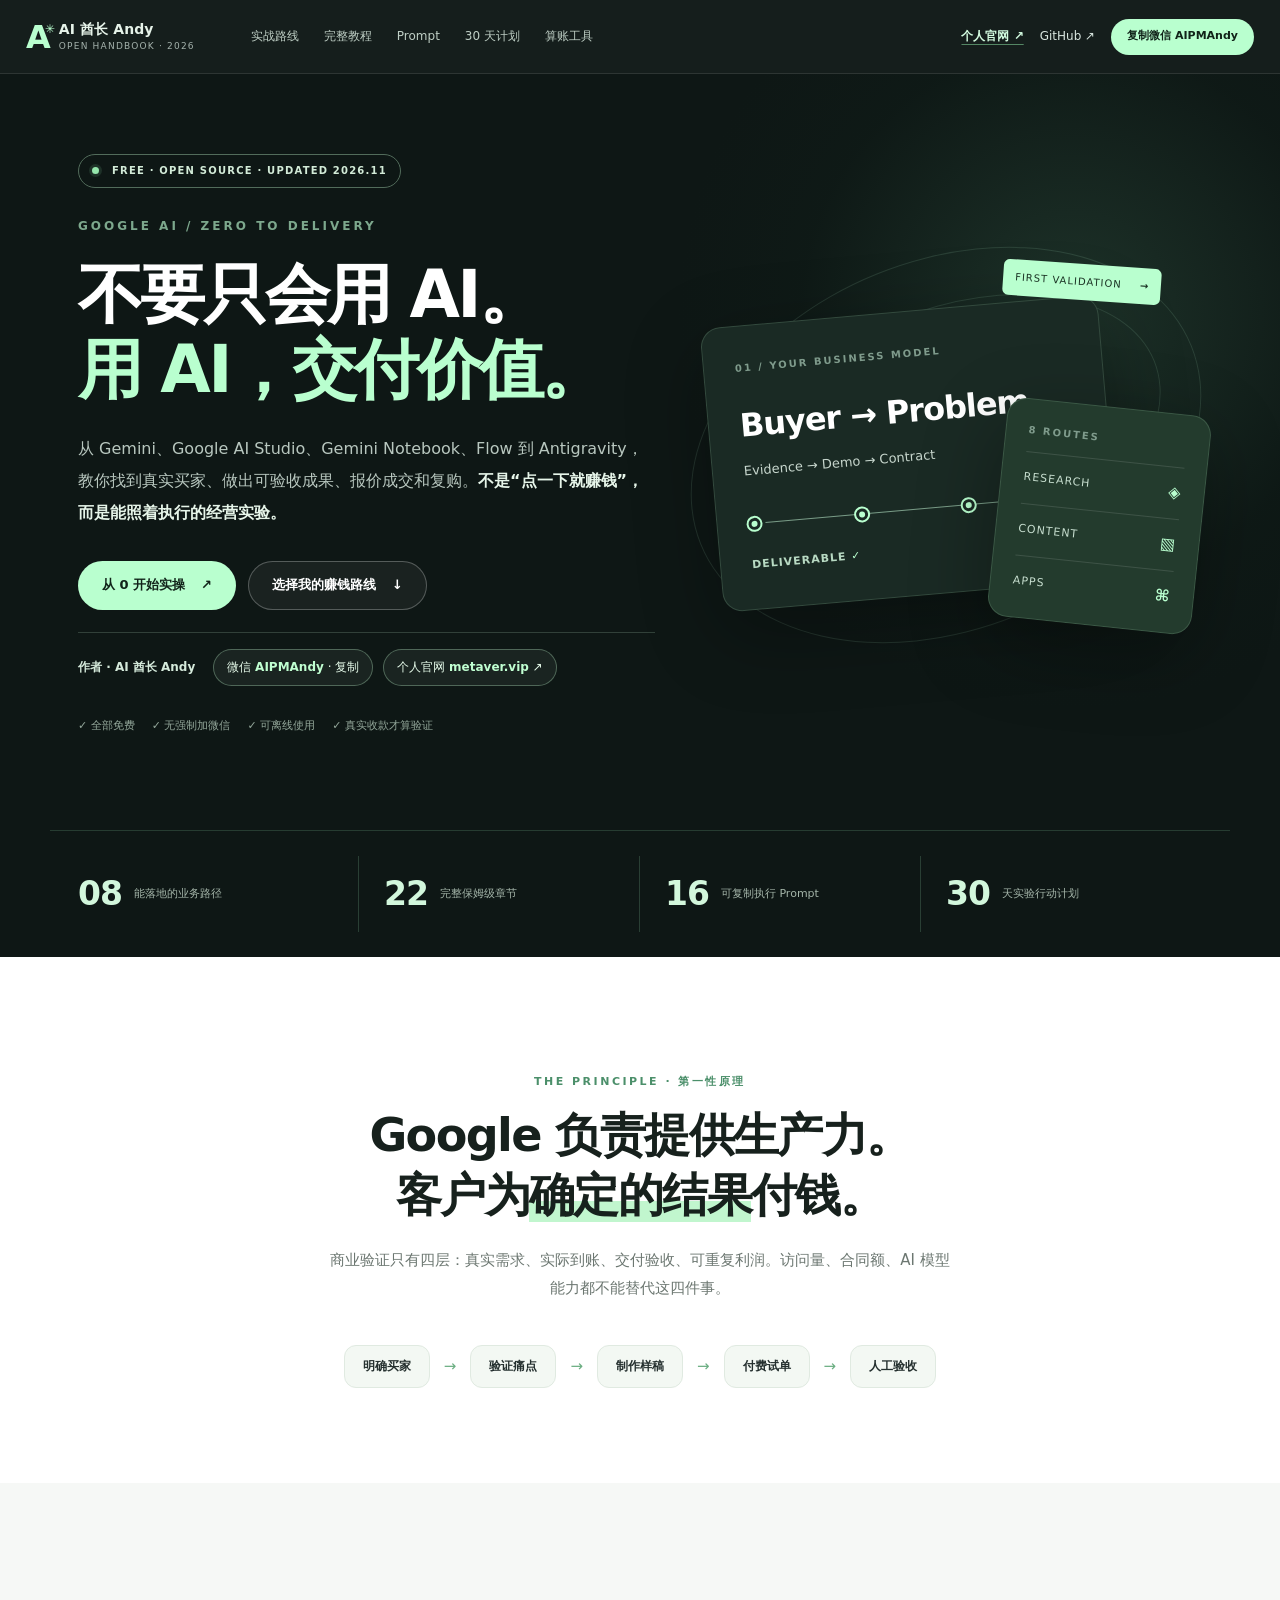
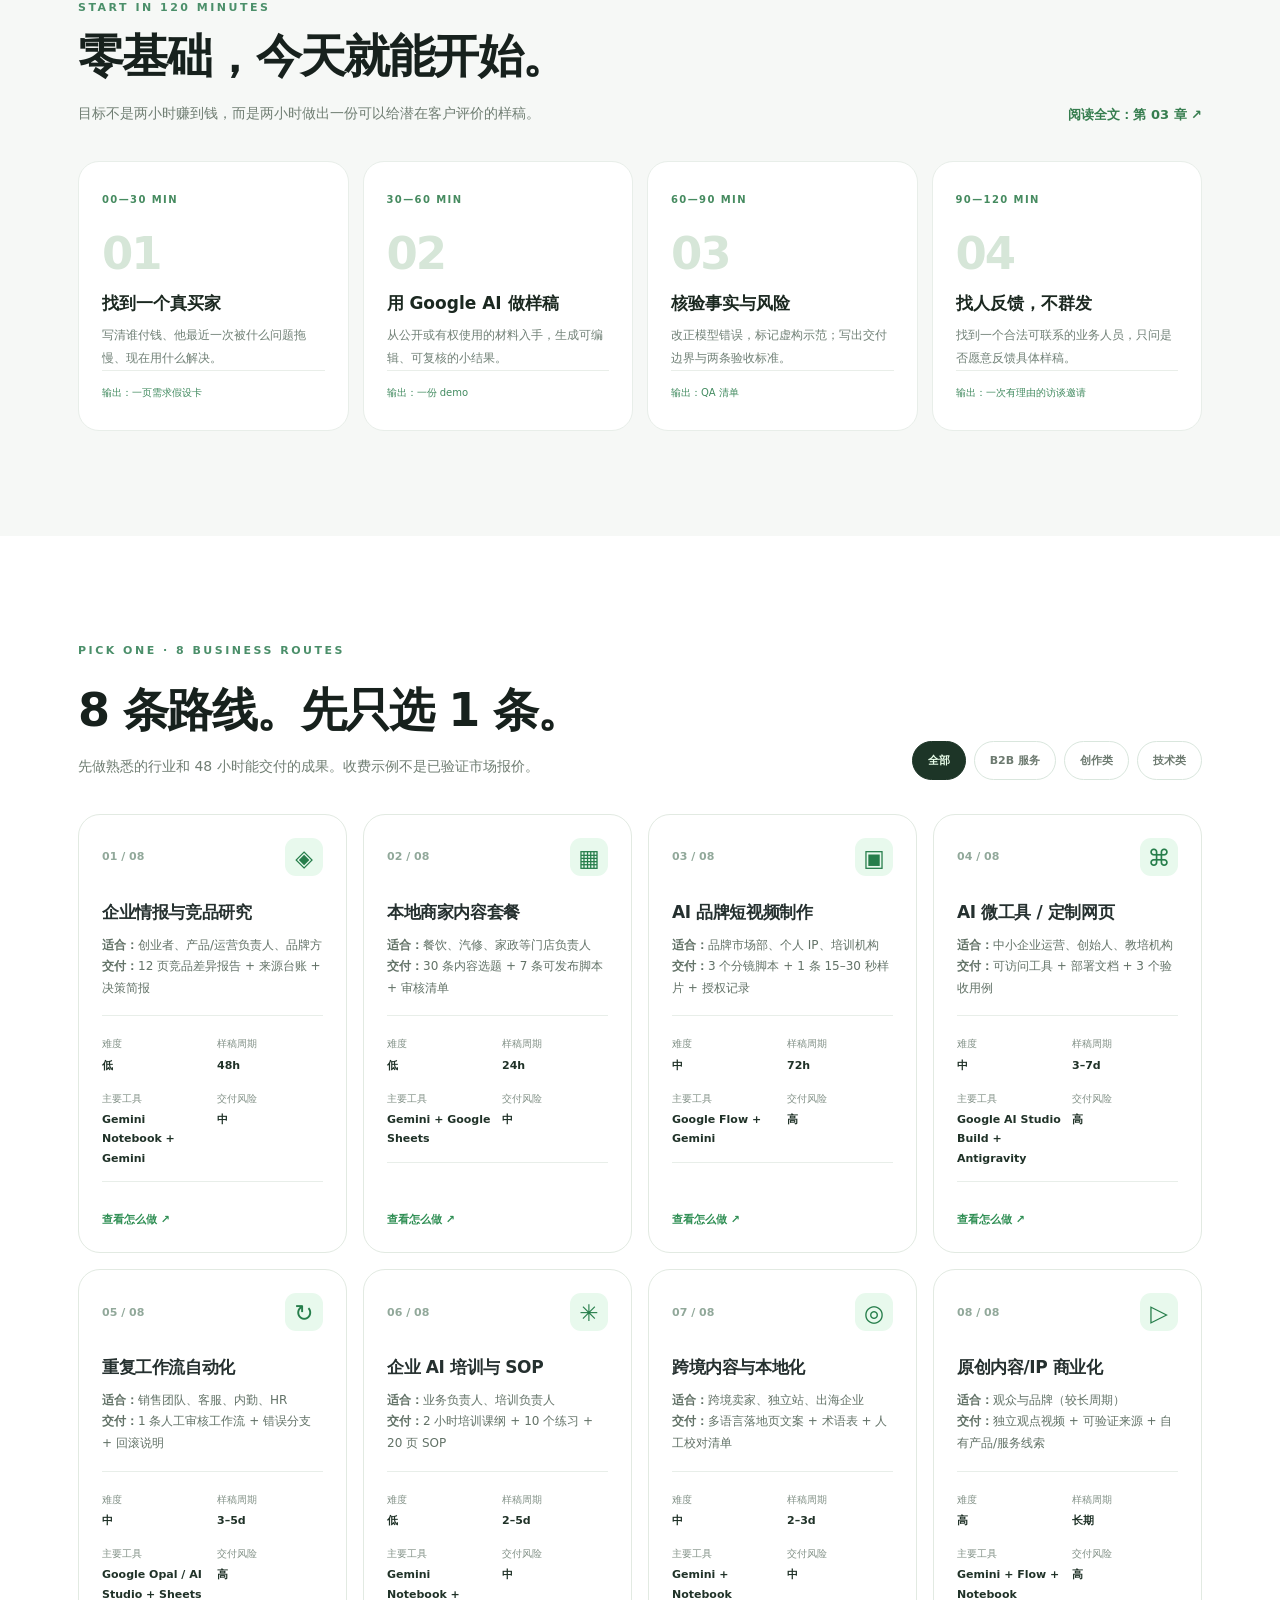
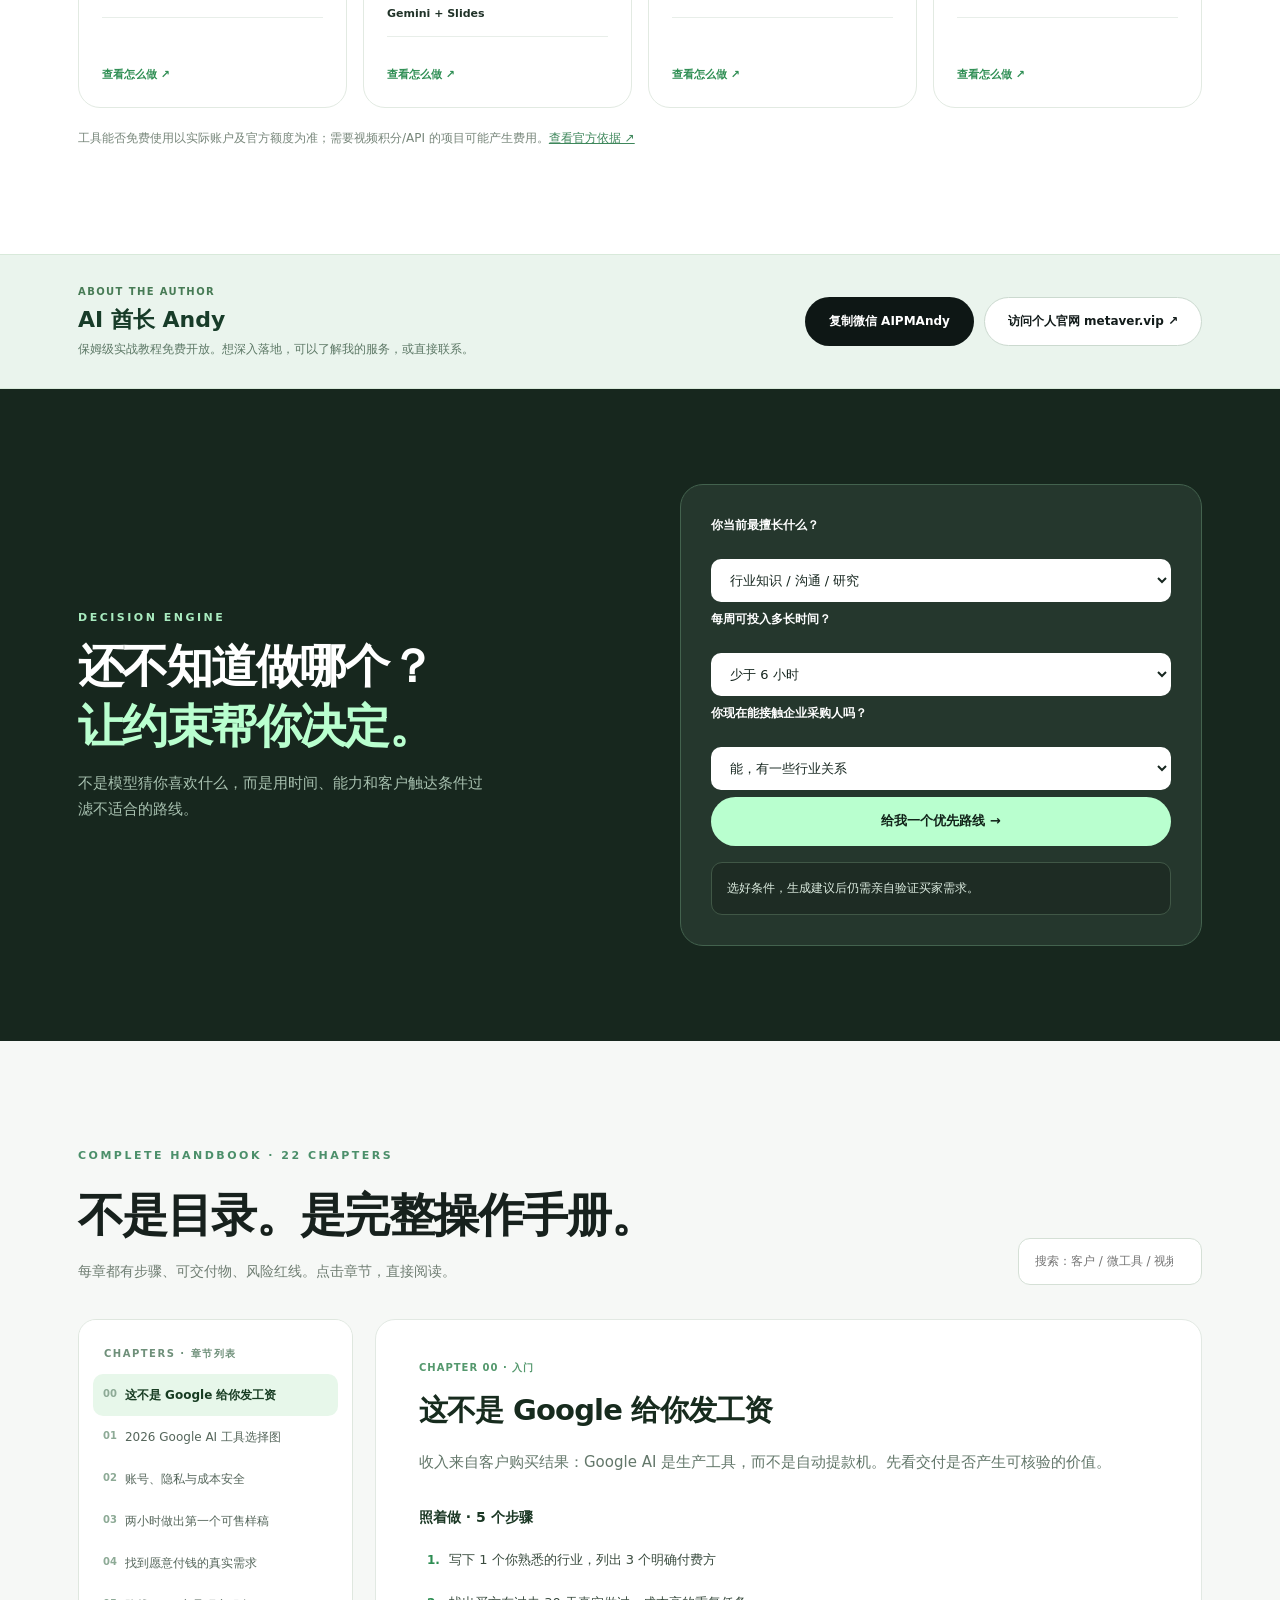
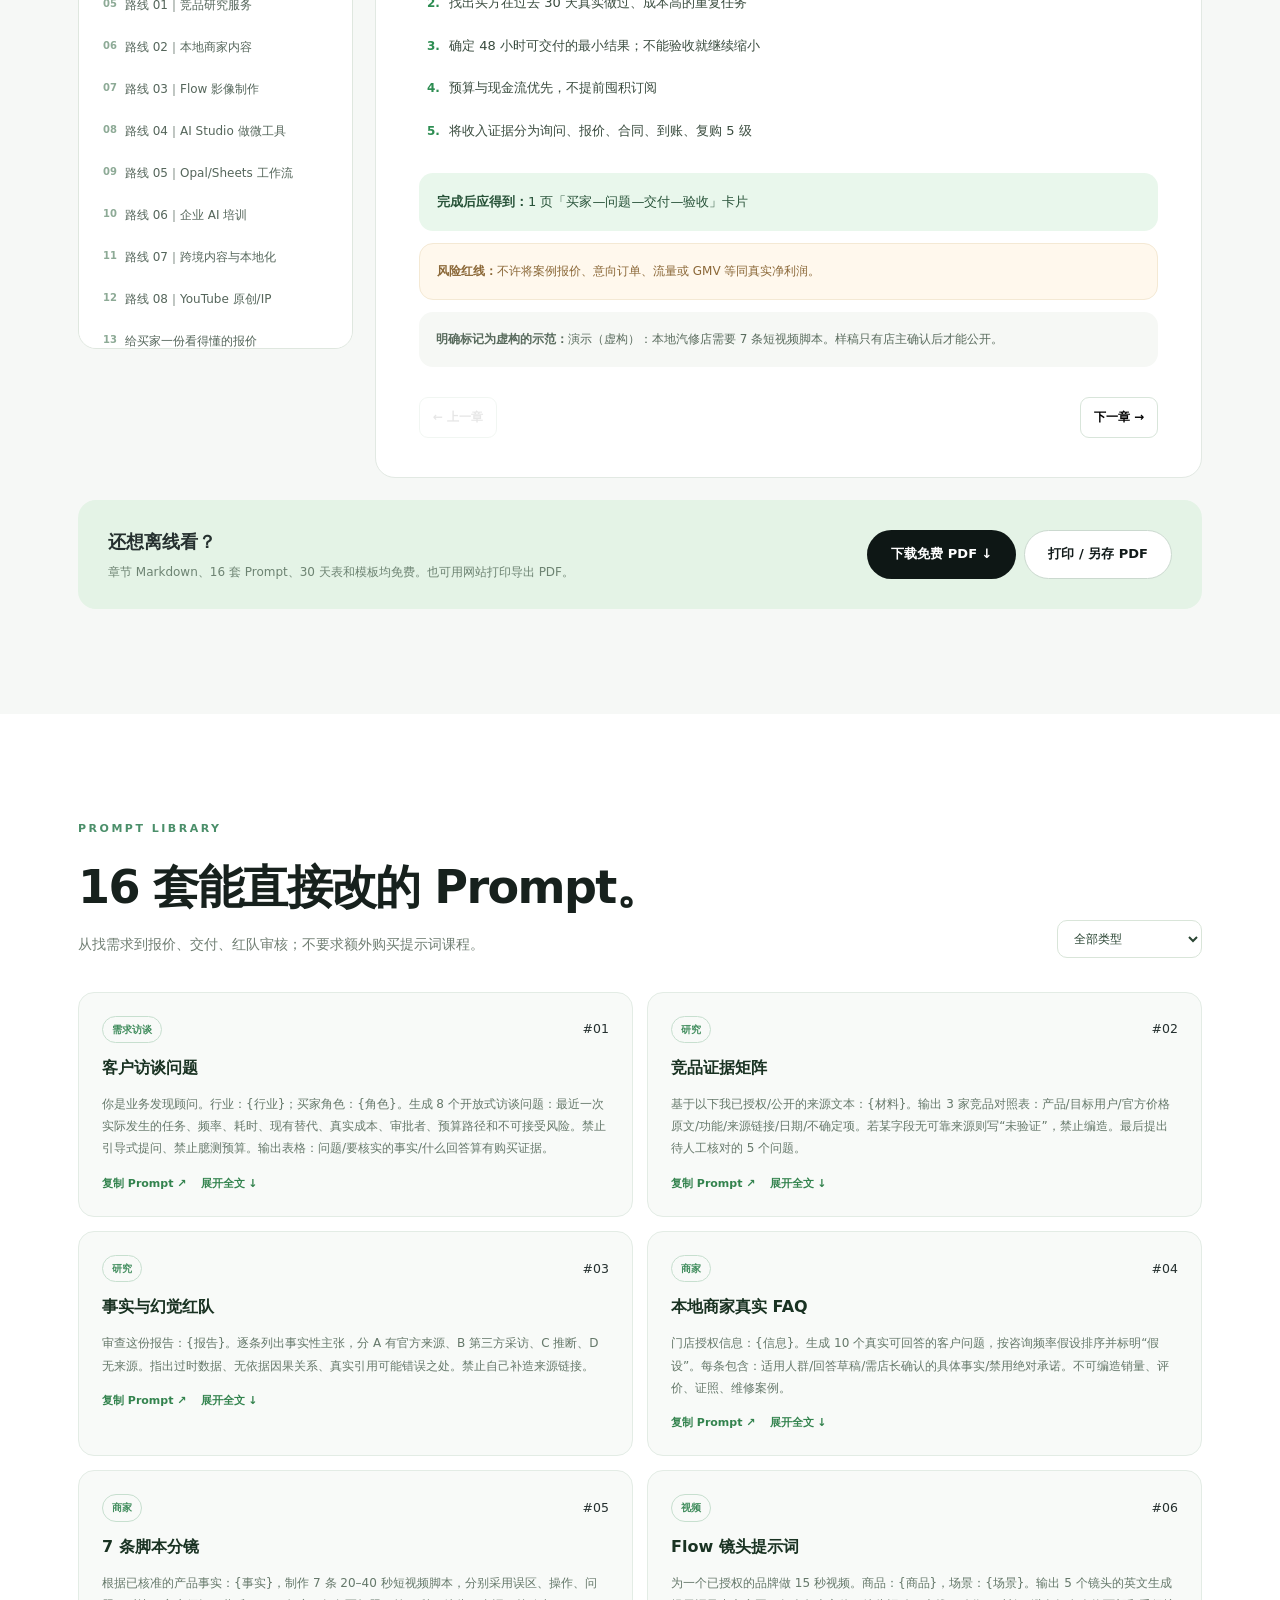
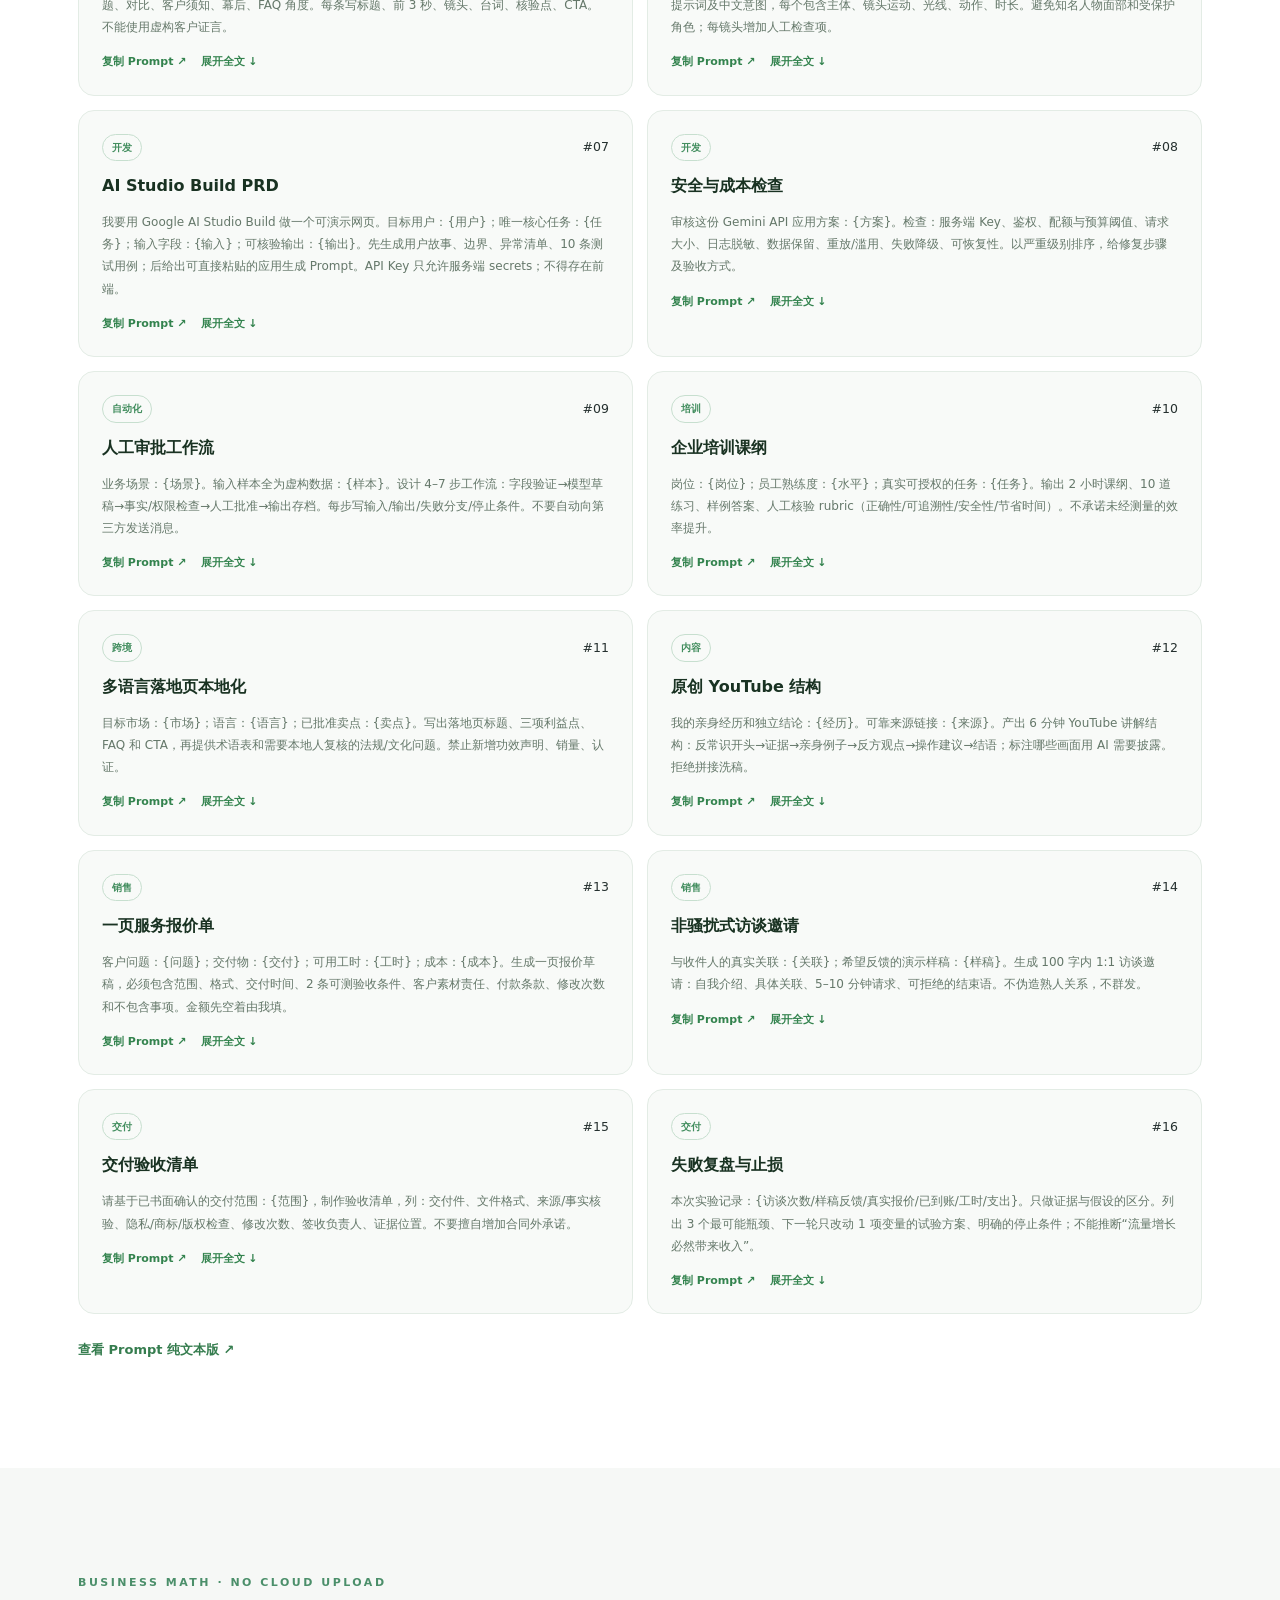
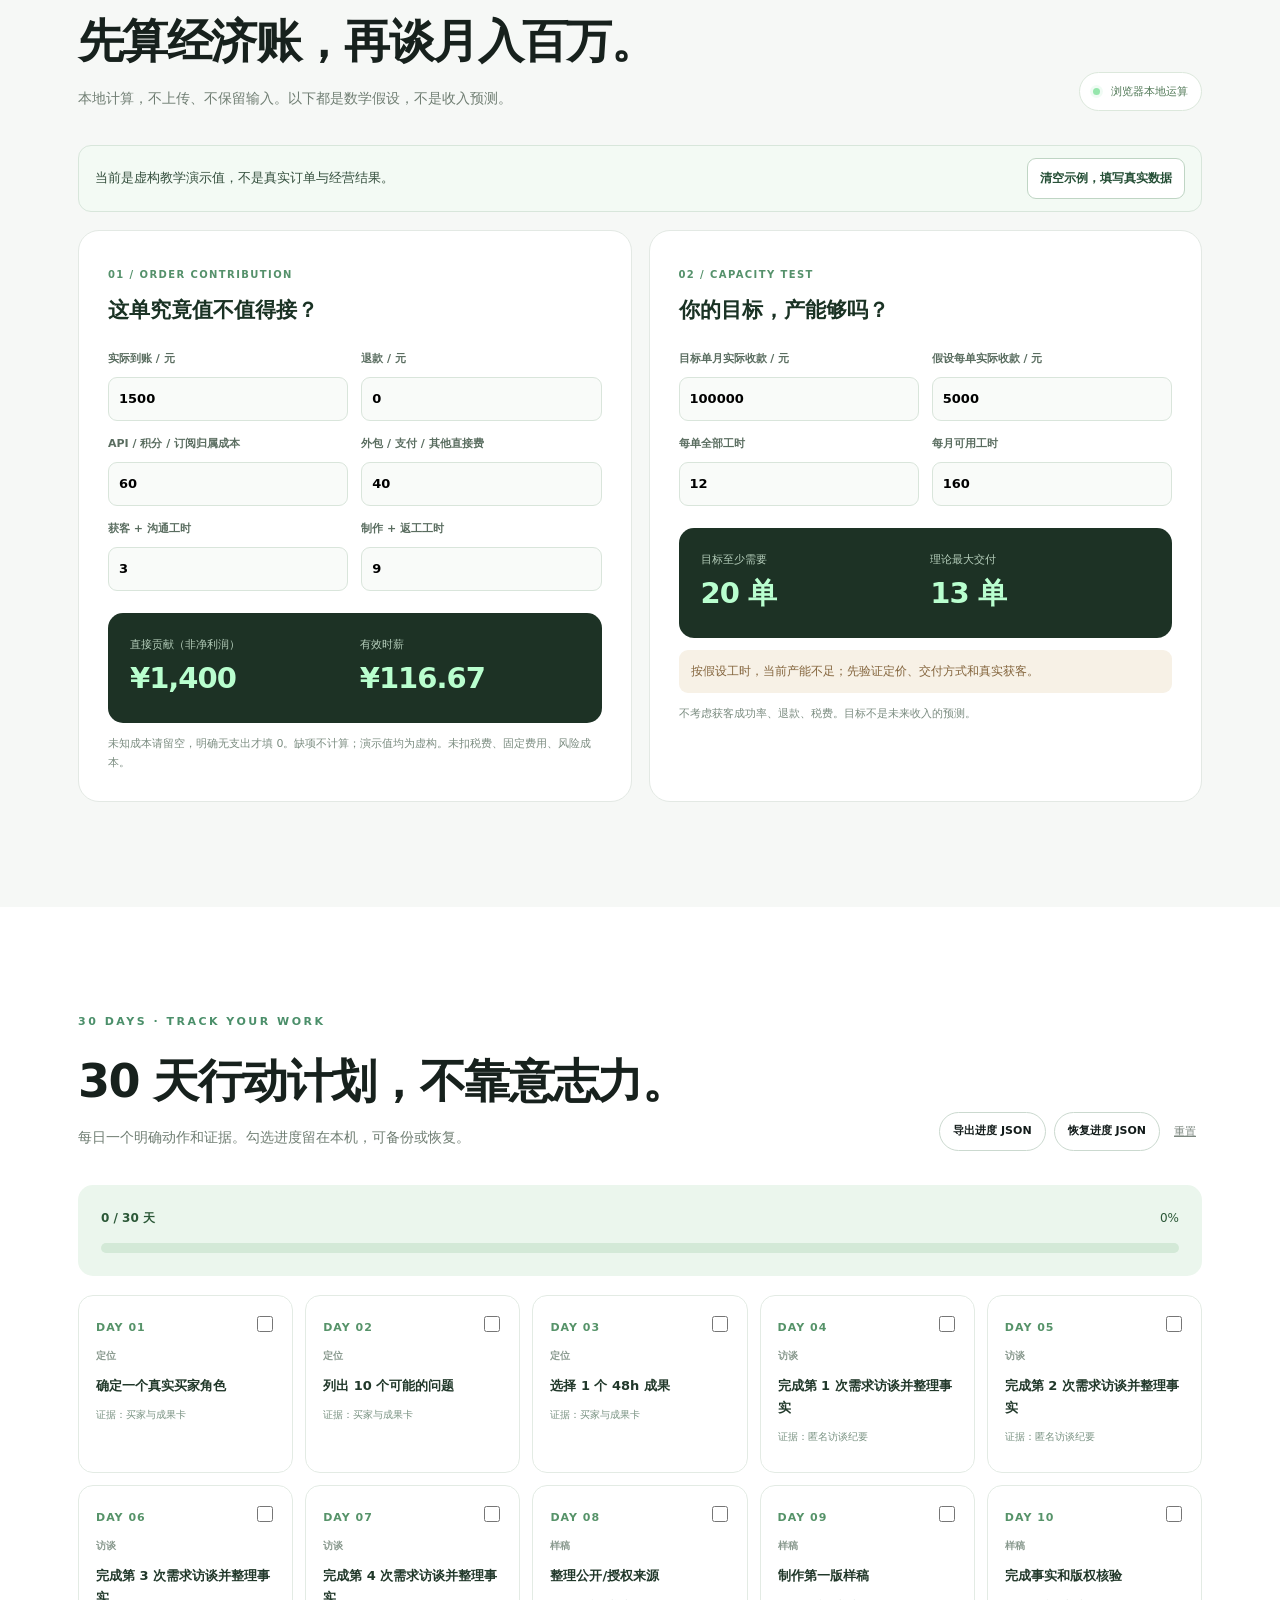
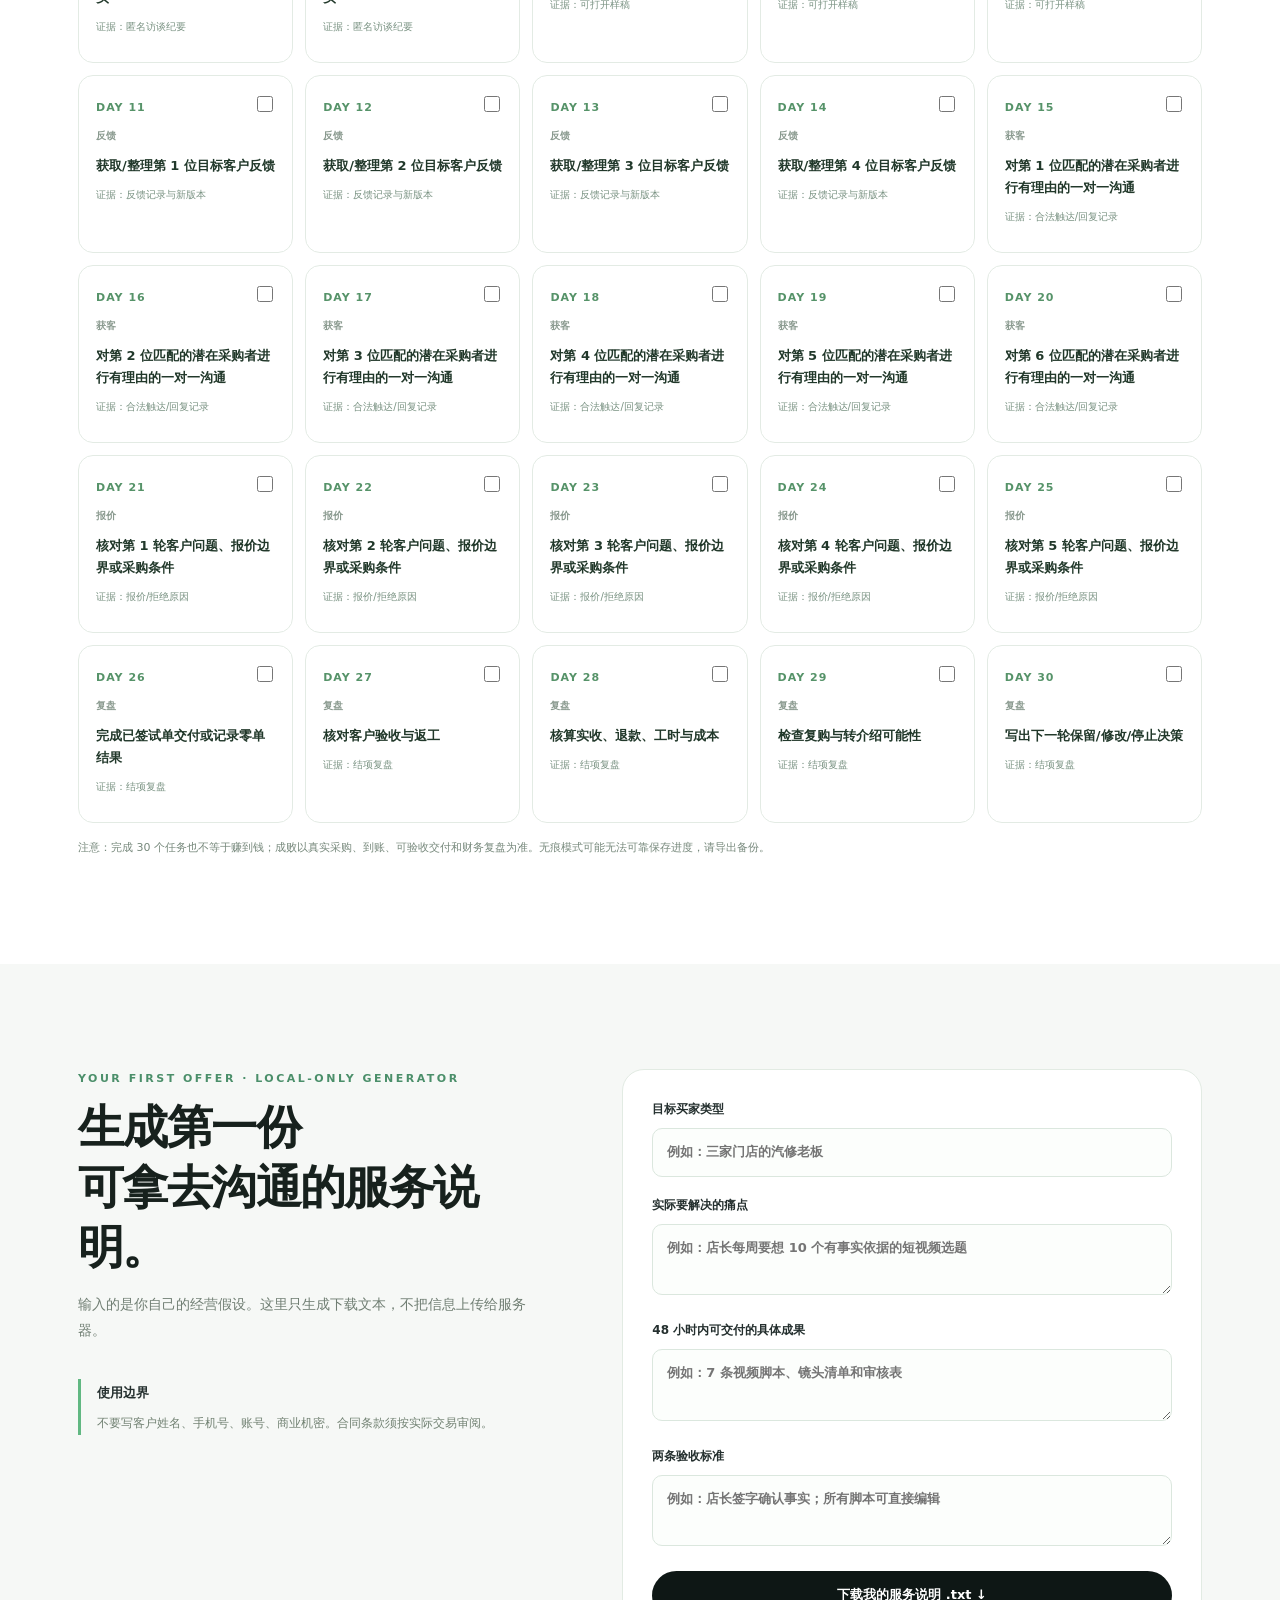
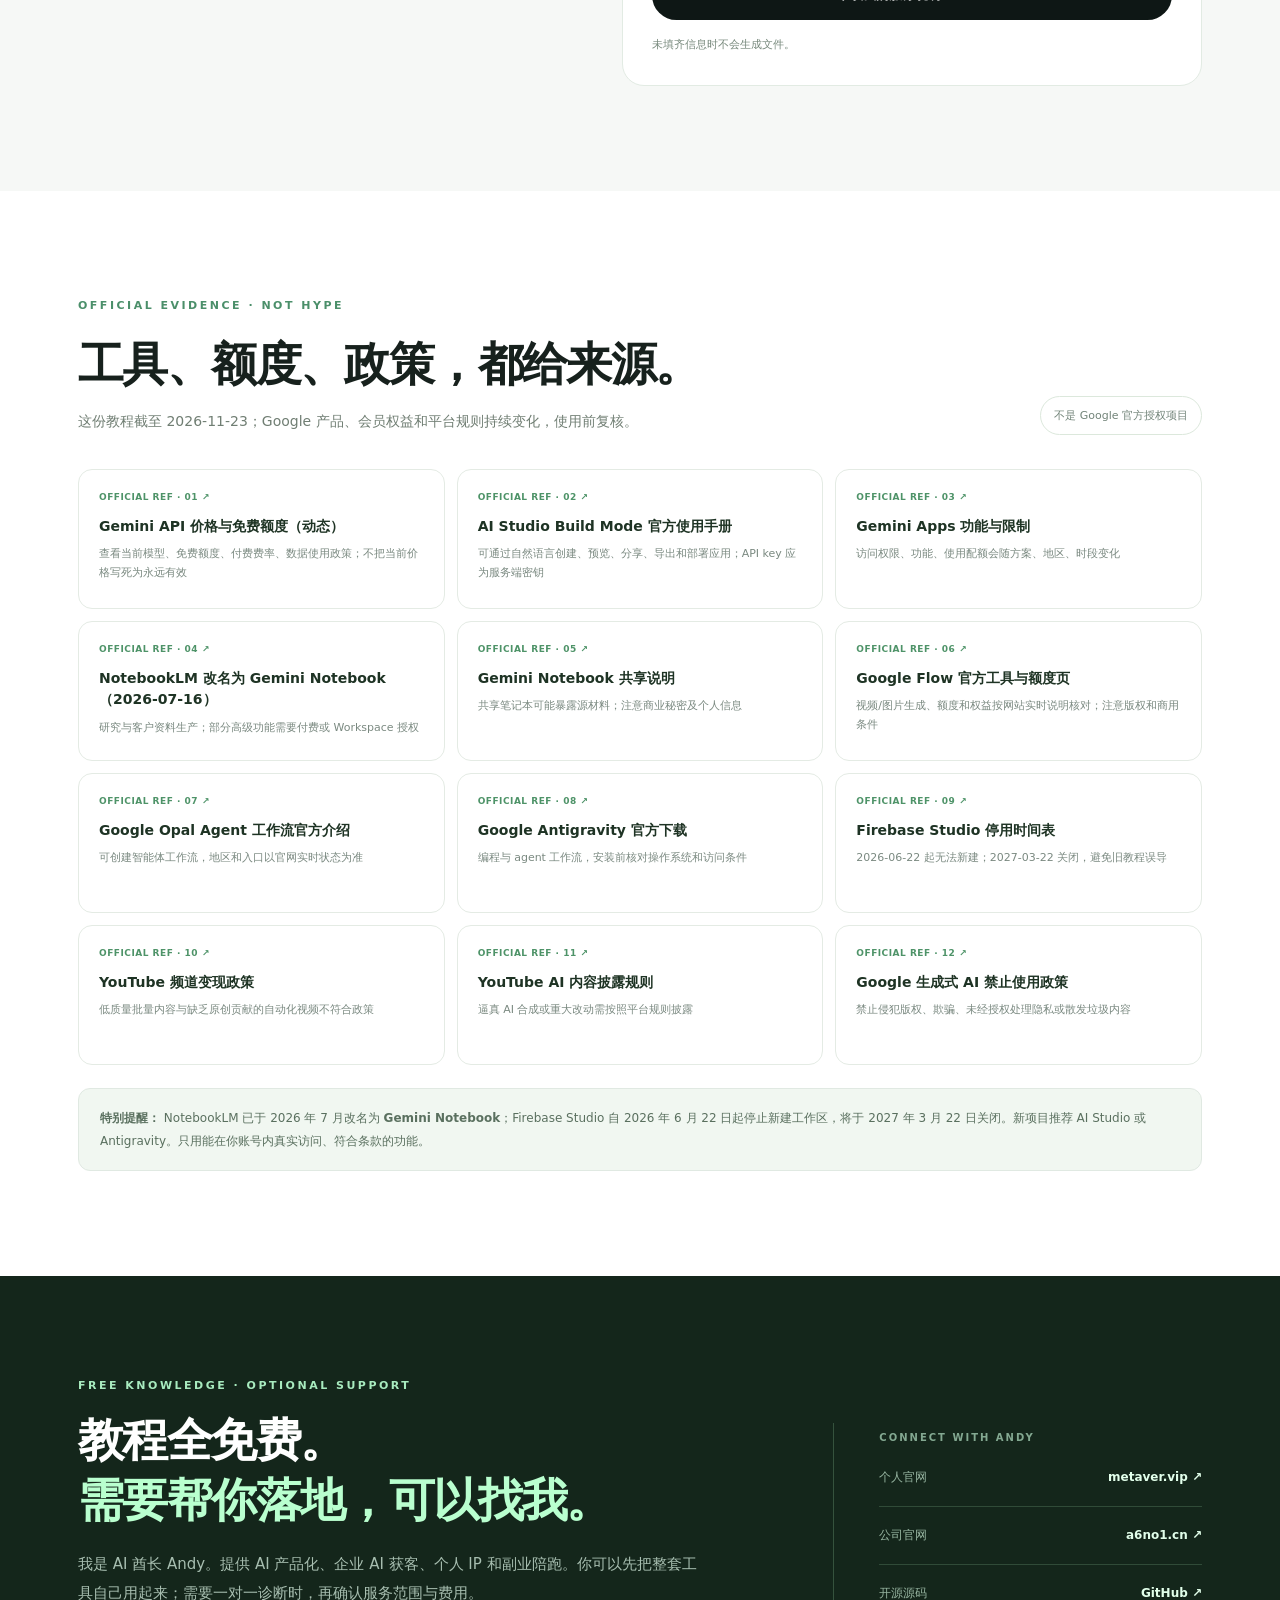
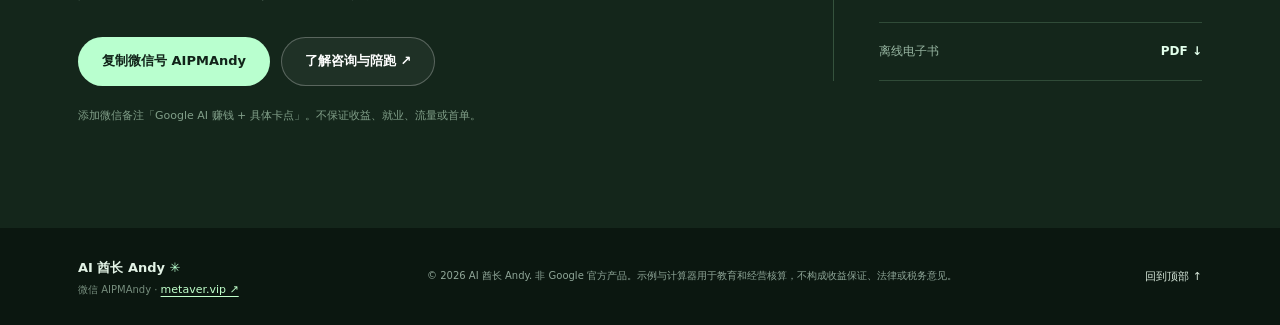
<file: index.html>
<!DOCTYPE html>
<html lang="zh-CN">
<head>
<meta charset="UTF-8" />
<meta name="viewport" content="width=device-width,initial-scale=1,viewport-fit=cover" />
<meta name="theme-color" content="#0e1715" />
<meta name="robots" content="index,follow" />
<meta name="description" content="Google AI 赚钱保姆级实战攻略：8条可交付业务路径、22章详细教程、16套Prompt、30天行动计划、报价利润计算器与合同验收模板。AI酋长Andy免费开源。" />
<meta name="author" content="AI 酋长 Andy / 星觉科技" />
<meta property="og:type" content="website" />
<meta property="og:title" content="Google AI 赚钱保姆级实战攻略｜AI酋长Andy" />
<meta property="og:description" content="不卖暴富故事，教你用 Google AI 做出可验收成果、寻找真实买家、完成第一笔商业验证。" />
<meta property="og:url" content="https://aipmandy.github.io/google-ai-income-handbook/" />
<link rel="canonical" href="https://aipmandy.github.io/google-ai-income-handbook/" />
<link rel="icon" href="data:image/svg+xml,%3Csvg xmlns='http://www.w3.org/2000/svg' viewBox='0 0 64 64'%3E%3Crect width='64' height='64' rx='18' fill='%230e1715'/%3E%3Cpath d='m18 42 14-24 14 24m-22-8h16' fill='none' stroke='%23bcffd4' stroke-width='6' stroke-linecap='round'/%3E%3C/svg%3E" />
<link rel="stylesheet" href="assets/style.css" />
<title>Google AI 赚钱保姆级实战攻略 · AI 酋长 Andy</title>
<script type="application/ld+json">{"@context":"https://schema.org","@type":"HowTo","name":"Google AI 赚钱保姆级实战攻略","description":"从需求验证到AI交付、报价、第一单与复购的免费实操教程","inLanguage":"zh-CN","dateModified":"2026-11-23","author":{"@type":"Person","name":"AI 酋长 Andy","url":"https://metaver.vip/"},"publisher":{"@type":"Organization","name":"星觉科技","url":"https://www.a6no1.cn/"},"url":"https://aipmandy.github.io/google-ai-income-handbook/","totalTime":"P30D"}</script>
<script defer src="assets/data.js"></script>
<script defer src="assets/app.js"></script>
<meta name="twitter:card" content="summary"><link rel="alternate" type="text/plain" href="https://aipmandy.github.io/google-ai-income-handbook/llms.txt" title="llms.txt">
</head>
<body>
<a class="skip-link" href="#main">跳到正文</a>
<header class="topbar"><div class="nav-shell">
 <a class="brand" href="#top" aria-label="返回顶部"><span class="brand-icon">A<span class="brand-star">✳</span></span><span class="brand-text">AI 酋长 Andy <small>OPEN HANDBOOK · 2026</small></span></a>
 <nav class="nav-links" aria-label="主导航"><a href="#routes">实战路线</a><a href="#lessons">完整教程</a><a href="#prompts">Prompt</a><a href="#plan">30 天计划</a><a href="#tools">算账工具</a></nav>
 <div class="nav-actions"><a class="nav-personal" href="https://metaver.vip/" target="_blank" rel="noopener noreferrer" aria-label="访问 AI 酋长 Andy 个人官网">个人官网 ↗</a><a class="nav-github" href="https://github.com/AIPMAndy/google-ai-income-handbook" target="_blank" rel="noopener noreferrer">GitHub ↗</a><button class="btn btn-mint btn-sm copy-wx" type="button">复制微信 AIPMAndy</button></div>
</div></header>
<main id="main">
 <section class="hero" id="top"><div class="hero-glow"></div><div class="container hero-grid">
   <div class="hero-copy"><div class="eyebrow"><span class="live-dot"></span> FREE · OPEN SOURCE · UPDATED 2026.11</div><p class="hero-kicker">GOOGLE AI / ZERO TO DELIVERY</p>
    <h1>不要只会用 AI。<br /><em>用 AI，交付价值。</em></h1>
    <p class="hero-desc">从 Gemini、Google AI Studio、Gemini Notebook、Flow 到 Antigravity，教你找到真实买家、做出可验收成果、报价成交和复购。<strong>不是“点一下就赚钱”，而是能照着执行的经营实验。</strong></p>
    <div class="hero-buttons"><a class="btn btn-mint" href="#quickstart">从 0 开始实操 <span>↗</span></a><a class="btn btn-ghost" href="#routes">选择我的赚钱路线 <span>↓</span></a></div>
    <div class="hero-contact" aria-label="作者及联系渠道"><span class="hero-contact-label">作者 · AI 酋长 Andy</span><button class="hero-contact-action copy-wx" type="button" aria-label="复制微信号 AIPMAndy">微信 <b>AIPMAndy</b> · 复制</button><a class="hero-contact-action" href="https://metaver.vip/" target="_blank" rel="noopener noreferrer">个人官网 <b>metaver.vip</b> ↗</a></div>
    <div class="hero-trust"><span>✓ 全部免费</span><span>✓ 无强制加微信</span><span>✓ 可离线使用</span><span>✓ 真实收款才算验证</span></div>
   </div>
   <div class="hero-art" aria-hidden="true"><div class="orbit orbit-one"></div><div class="orbit orbit-two"></div><div class="visual-card card-main"><small>01 / YOUR BUSINESS MODEL</small><b>Buyer → Problem</b><span>Evidence → Demo → Contract</span><div class="flow-line"><i></i><i></i><i></i><i></i></div><strong>DELIVERABLE <em>✓</em></strong></div><div class="visual-card card-secondary"><small>8 ROUTES</small><span>RESEARCH <b>◈</b></span><span>CONTENT <b>▧</b></span><span>APPS <b>⌘</b></span></div><div class="float-label">FIRST VALIDATION <strong>→</strong></div></div>
 </div><div class="container hero-stats"><div><strong>08</strong><span>能落地的业务路径</span></div><div><strong>22</strong><span>完整保姆级章节</span></div><div><strong>16</strong><span>可复制执行 Prompt</span></div><div><strong>30</strong><span>天实验行动计划</span></div></div></section>
 <section class="statement section-white"><div class="container statement-content"><div class="section-tag">THE PRINCIPLE · 第一性原理</div><h2>Google 负责提供生产力。<br />客户为<span class="mark">确定的结果</span>付钱。</h2><p>商业验证只有四层：真实需求、实际到账、交付验收、可重复利润。访问量、合同额、AI 模型能力都不能替代这四件事。</p><div class="principle-flow"><span>明确买家</span><i>→</i><span>验证痛点</span><i>→</i><span>制作样稿</span><i>→</i><span>付费试单</span><i>→</i><span>人工验收</span></div></div></section>
 <section id="quickstart" class="section soft-section"><div class="container"><div class="split-heading"><div><div class="section-tag">START IN 120 MINUTES</div><h2>零基础，今天就能开始。</h2><p class="section-lead">目标不是两小时赚到钱，而是两小时做出一份可以给潜在客户评价的样稿。</p></div><a href="#lessons" class="inline-link">阅读全文：第 03 章 ↗</a></div><div class="quick-grid"><article><span class="quick-time">00—30 MIN</span><div class="step-num">01</div><h3>找到一个真买家</h3><p>写清谁付钱、他最近一次被什么问题拖慢、现在用什么解决。</p><small>输出：一页需求假设卡</small></article><article><span class="quick-time">30—60 MIN</span><div class="step-num">02</div><h3>用 Google AI 做样稿</h3><p>从公开或有权使用的材料入手，生成可编辑、可复核的小结果。</p><small>输出：一份 demo</small></article><article><span class="quick-time">60—90 MIN</span><div class="step-num">03</div><h3>核验事实与风险</h3><p>改正模型错误，标记虚构示范；写出交付边界与两条验收标准。</p><small>输出：QA 清单</small></article><article><span class="quick-time">90—120 MIN</span><div class="step-num">04</div><h3>找人反馈，不群发</h3><p>找到一个合法可联系的业务人员，只问是否愿意反馈具体样稿。</p><small>输出：一次有理由的访谈邀请</small></article></div></div></section>
 <section id="routes" class="section section-white"><div class="container"><div class="section-tag">PICK ONE · 8 BUSINESS ROUTES</div><div class="split-heading"><div><h2>8 条路线。先只选 1 条。</h2><p class="section-lead">先做熟悉的行业和 48 小时能交付的成果。收费示例不是已验证市场报价。</p></div><div class="filters" role="group" aria-label="筛选业务路线"><button class="chip active" data-filter="all" aria-pressed="true">全部</button><button class="chip" data-filter="business" aria-pressed="false">B2B 服务</button><button class="chip" data-filter="creative" aria-pressed="false">创作类</button><button class="chip" data-filter="technical" aria-pressed="false">技术类</button></div></div><div id="route-grid" class="route-grid"></div><div class="route-note">工具能否免费使用以实际账户及官方额度为准；需要视频积分/API 的项目可能产生费用。<a href="#sources">查看官方依据 ↗</a></div></div></section>
 <aside class="author-bridge" aria-label="作者与免费咨询入口"><div class="container author-bridge-inner"><div class="author-bridge-info"><span class="author-bridge-kicker">ABOUT THE AUTHOR</span><strong>AI 酋长 Andy</strong><p>保姆级实战教程免费开放。想深入落地，可以了解我的服务，或直接联系。</p></div><div class="author-bridge-actions"><button class="btn btn-dark copy-wx" type="button" aria-label="复制 AI 酋长 Andy 微信号 AIPMAndy">复制微信 AIPMAndy</button><a class="btn btn-outline" href="https://metaver.vip/" target="_blank" rel="noopener noreferrer">访问个人官网 metaver.vip ↗</a></div></div></aside>
 <section class="section dark-panel-section" id="selector"><div class="container selector-grid"><div><div class="section-tag light-tag">DECISION ENGINE</div><h2>还不知道做哪个？<br /><em>让约束帮你决定。</em></h2><p>不是模型猜你喜欢什么，而是用时间、能力和客户触达条件过滤不适合的路线。</p></div><div class="selector-card"><label for="skill">你当前最擅长什么？</label><select id="skill"><option value="business">行业知识 / 沟通 / 研究</option><option value="creative">文字 / 视频 / 设计</option><option value="technical">代码 / 自动化 / 产品</option></select><label for="hours">每周可投入多长时间？</label><select id="hours"><option value="6">少于 6 小时</option><option value="12">6–12 小时</option><option value="24">12 小时以上</option></select><label for="buyers">你现在能接触企业采购人吗？</label><select id="buyers"><option value="yes">能，有一些行业关系</option><option value="no">暂时不能，要从内容/公开渠道开始</option></select><button type="button" class="btn btn-mint full" id="recommend">给我一个优先路线 →</button><div id="recommend-result" class="recommend-result" aria-live="polite">选好条件，生成建议后仍需亲自验证买家需求。</div></div></div></section>
 <section id="lessons" class="section soft-section"><div class="container"><div class="section-tag">COMPLETE HANDBOOK · 22 CHAPTERS</div><div class="split-heading"><div><h2>不是目录。是完整操作手册。</h2><p class="section-lead">每章都有步骤、可交付物、风险红线。点击章节，直接阅读。</p></div><div class="chapter-search-wrap"><label class="sr-only" for="chapter-search">搜索教程章节</label><input type="search" id="chapter-search" placeholder="搜索：客户 / 微工具 / 视频 / 报价" /></div></div><div class="lesson-layout"><aside class="lesson-sidebar" aria-label="章节目录"><div class="side-label">CHAPTERS · 章节列表</div><div id="chapter-list"></div></aside><article class="lesson-reader" id="chapter-article" tabindex="-1"><div class="lesson-placeholder">选择左侧章节开始阅读。</div></article></div><div class="download-bar"><div><strong>还想离线看？</strong><p>章节 Markdown、16 套 Prompt、30 天表和模板均免费。也可用网站打印导出 PDF。</p></div><div class="download-actions"><a href="pdf/google-ai-income-handbook.pdf" class="btn btn-dark" download>下载免费 PDF ↓</a><button class="btn btn-outline" id="print-book" type="button">打印 / 另存 PDF</button></div></div></div></section>
 <section id="prompts" class="section section-white"><div class="container"><div class="section-tag">PROMPT LIBRARY</div><div class="split-heading"><div><h2>16 套能直接改的 Prompt。</h2><p class="section-lead">从找需求到报价、交付、红队审核；不要求额外购买提示词课程。</p></div><label class="sr-only" for="prompt-filter">选择 Prompt 分类</label><select id="prompt-filter" class="prompt-filter"><option value="all">全部类型</option><option value="需求访谈">需求访谈</option><option value="研究">研究</option><option value="商家">商家</option><option value="视频">视频</option><option value="开发">开发</option><option value="自动化">自动化</option><option value="培训">培训</option><option value="跨境">跨境</option><option value="内容">内容</option><option value="销售">销售</option><option value="交付">交付</option></select></div><div id="prompt-grid" class="prompt-grid"></div><a class="inline-link" href="chapters/PROMPTS.md">查看 Prompt 纯文本版 ↗</a></div></section>
 <section id="tools" class="section soft-section"><div class="container"><div class="section-tag">BUSINESS MATH · NO CLOUD UPLOAD</div><div class="split-heading"><div><h2>先算经济账，再谈月入百万。</h2><p class="section-lead">本地计算，不上传、不保留输入。以下都是数学假设，不是收入预测。</p></div><div class="pill"><span class="live-dot"></span> 浏览器本地运算</div></div><div class="calc-demo-line" role="group" aria-label="教学模拟值与真实输入">
  <span id="calc-mode">当前是虚构教学演示值，不是真实订单与经营结果。</span>
  <button type="button" class="calc-demo-button" id="clear-example">清空示例，填写真实数据</button>
  <button type="button" class="calc-demo-button" id="restore-example" hidden>恢复教学示例</button>
  <button type="button" class="calc-demo-button" id="undo-clear" hidden>撤销清空</button>
</div><div class="calc-grid"><div class="calc-card"><div class="calc-header"><span>01 / ORDER CONTRIBUTION</span><h3>这单究竟值不值得接？</h3></div><div class="calc-fields"><label>实际到账 / 元 <input id="received" type="number" min="0" step="0.01" value="1500" /></label><label>退款 / 元 <input id="refund" type="number" min="0" step="0.01" value="0" /></label><label>API / 积分 / 订阅归属成本 <input id="tools-cost" type="number" min="0" step="0.01" value="60" /></label><label>外包 / 支付 / 其他直接费 <input id="other-cost" type="number" min="0" step="0.01" value="40" /></label><label>获客 + 沟通工时 <input id="sales-hours" type="number" min="0" step="0.5" value="3" /></label><label>制作 + 返工工时 <input id="work-hours" type="number" min="0" step="0.5" value="9" /></label></div><div class="calc-result" aria-live="polite"><div><span>直接贡献（非净利润）</span><strong id="contribution">¥1,400</strong></div><div><span>有效时薪</span><strong id="hourly">¥116.67</strong></div></div><small>未知成本请留空，明确无支出才填 0。缺项不计算；演示值均为虚构。未扣税费、固定费用、风险成本。</small></div><div class="calc-card"><div class="calc-header"><span>02 / CAPACITY TEST</span><h3>你的目标，产能够吗？</h3></div><div class="calc-fields"><label>目标单月实际收款 / 元 <input id="target" type="number" min="0" step="1000" value="100000" /></label><label>假设每单实际收款 / 元 <input id="ticket" type="number" min="0" step="100" value="5000" /></label><label>每单全部工时 <input id="hours-per-order" type="number" min="0" step="0.5" value="12" /></label><label>每月可用工时 <input id="monthly-hours" type="number" min="0" step="1" value="160" /></label></div><div class="calc-result" aria-live="polite"><div><span>目标至少需要</span><strong id="need-orders">20 单</strong></div><div><span>理论最大交付</span><strong id="capacity">13 单</strong></div></div><div id="capacity-message" class="capacity-message" aria-live="polite"></div><small>不考虑获客成功率、退款、税费。目标不是未来收入的预测。</small></div></div></div></section>
 <section class="section section-white" id="plan"><div class="container"><div class="section-tag">30 DAYS · TRACK YOUR WORK</div><div class="split-heading"><div><h2>30 天行动计划，不靠意志力。</h2><p class="section-lead">每日一个明确动作和证据。勾选进度留在本机，可备份或恢复。</p></div><div class="plan-buttons"><button id="export-progress" class="btn btn-outline" type="button">导出进度 JSON</button><button id="import-progress" class="btn btn-outline" type="button">恢复进度 JSON</button><input id="progress-file" type="file" accept=".json,application/json" hidden /><button id="reset-progress" class="text-button" type="button">重置</button></div></div><div class="progress-block"><div class="progress-line"><strong id="progress-count">0 / 30 天</strong><span id="progress-percent">0%</span></div><div class="progress-track"><div id="progress-bar" class="progress-fill"></div></div></div><div id="plan-grid" class="plan-grid"></div><p class="note">注意：完成 30 个任务也不等于赚到钱；成败以真实采购、到账、可验收交付和财务复盘为准。无痕模式可能无法可靠保存进度，请导出备份。</p></div></section>
 <section id="brief" class="section soft-section"><div class="container brief-grid"><div><div class="section-tag">YOUR FIRST OFFER · LOCAL-ONLY GENERATOR</div><h2>生成第一份<br />可拿去沟通的服务说明。</h2><p class="section-lead">输入的是你自己的经营假设。这里只生成下载文本，不把信息上传给服务器。</p><div class="small-reminder"><strong>使用边界</strong><p>不要写客户姓名、手机号、账号、商业机密。合同条款须按实际交易审阅。</p></div></div><div class="brief-card"><label>目标买家类型<input id="brief-buyer" maxlength="180" placeholder="例如：三家门店的汽修老板" /></label><label>实际要解决的痛点<textarea id="brief-problem" maxlength="650" rows="2" placeholder="例如：店长每周要想 10 个有事实依据的短视频选题"></textarea></label><label>48 小时内可交付的具体成果<textarea id="brief-delivery" maxlength="650" rows="2" placeholder="例如：7 条视频脚本、镜头清单和审核表"></textarea></label><label>两条验收标准<textarea id="brief-check" maxlength="650" rows="2" placeholder="例如：店长签字确认事实；所有脚本可直接编辑"></textarea></label><button id="download-brief" class="btn btn-dark full" type="button">下载我的服务说明 .txt ↓</button><p class="note">未填齐信息时不会生成文件。</p></div></div></section>
 <section id="sources" class="section section-white"><div class="container"><div class="section-tag">OFFICIAL EVIDENCE · NOT HYPE</div><div class="split-heading"><div><h2>工具、额度、政策，都给来源。</h2><p class="section-lead">这份教程截至 2026-11-23；Google 产品、会员权益和平台规则持续变化，使用前复核。</p></div><div class="pill muted">不是 Google 官方授权项目</div></div><div id="sources-grid" class="sources-grid"></div><div class="policy-note"><strong>特别提醒：</strong> NotebookLM 已于 2026 年 7 月改名为 <b>Gemini Notebook</b>；Firebase Studio 自 2026 年 6 月 22 日起停止新建工作区，将于 2027 年 3 月 22 日关闭。新项目推荐 AI Studio 或 Antigravity。只用能在你账号内真实访问、符合条款的功能。</div></div></section>
 <section class="closing"><div class="container closing-grid"><div><div class="section-tag light-tag">FREE KNOWLEDGE · OPTIONAL SUPPORT</div><h2>教程全免费。<br /><em>需要帮你落地，可以找我。</em></h2><p>我是 AI 酋长 Andy。提供 AI 产品化、企业 AI 获客、个人 IP 和副业陪跑。你可以先把整套工具自己用起来；需要一对一诊断时，再确认服务范围与费用。</p><div class="closing-buttons"><button type="button" class="btn btn-mint copy-wx">复制微信号 AIPMAndy</button><a class="btn btn-ghost" href="https://metaver.vip/services" target="_blank" rel="noopener noreferrer">了解咨询与陪跑 ↗</a></div><small>添加微信备注「Google AI 赚钱 + 具体卡点」。不保证收益、就业、流量或首单。</small></div><div class="closing-links"><span>CONNECT WITH ANDY</span><div><a href="https://metaver.vip/" target="_blank" rel="noopener noreferrer">个人官网 <b>metaver.vip ↗</b></a><a href="https://www.a6no1.cn/" target="_blank" rel="noopener noreferrer">公司官网 <b>a6no1.cn ↗</b></a><a href="https://github.com/AIPMAndy/google-ai-income-handbook" target="_blank" rel="noopener noreferrer">开源源码 <b>GitHub ↗</b></a><a href="pdf/google-ai-income-handbook.pdf" download>离线电子书 <b>PDF ↓</b></a></div></div></div></section>
</main>
<footer class="footer"><div class="container"><div><strong>AI 酋长 Andy <span>✳</span></strong><small>微信 AIPMAndy · <a href="https://metaver.vip/" target="_blank" rel="noopener noreferrer">metaver.vip ↗</a></small></div><p>© 2026 AI 酋长 Andy. 非 Google 官方产品。示例与计算器用于教育和经营核算，不构成收益保证、法律或税务意见。</p><a href="#top">回到顶部 ↑</a></div></footer>
<div id="toast" class="toast" role="status" aria-live="polite"></div>
<noscript><div class="nojs">当前浏览器已禁用 JavaScript；章节全文可阅读 <a href="chapters/COMPLETE-GUIDE.md">Markdown 版本</a>，所有材料仍可免费使用。</div></noscript>
</body></html>
</file>
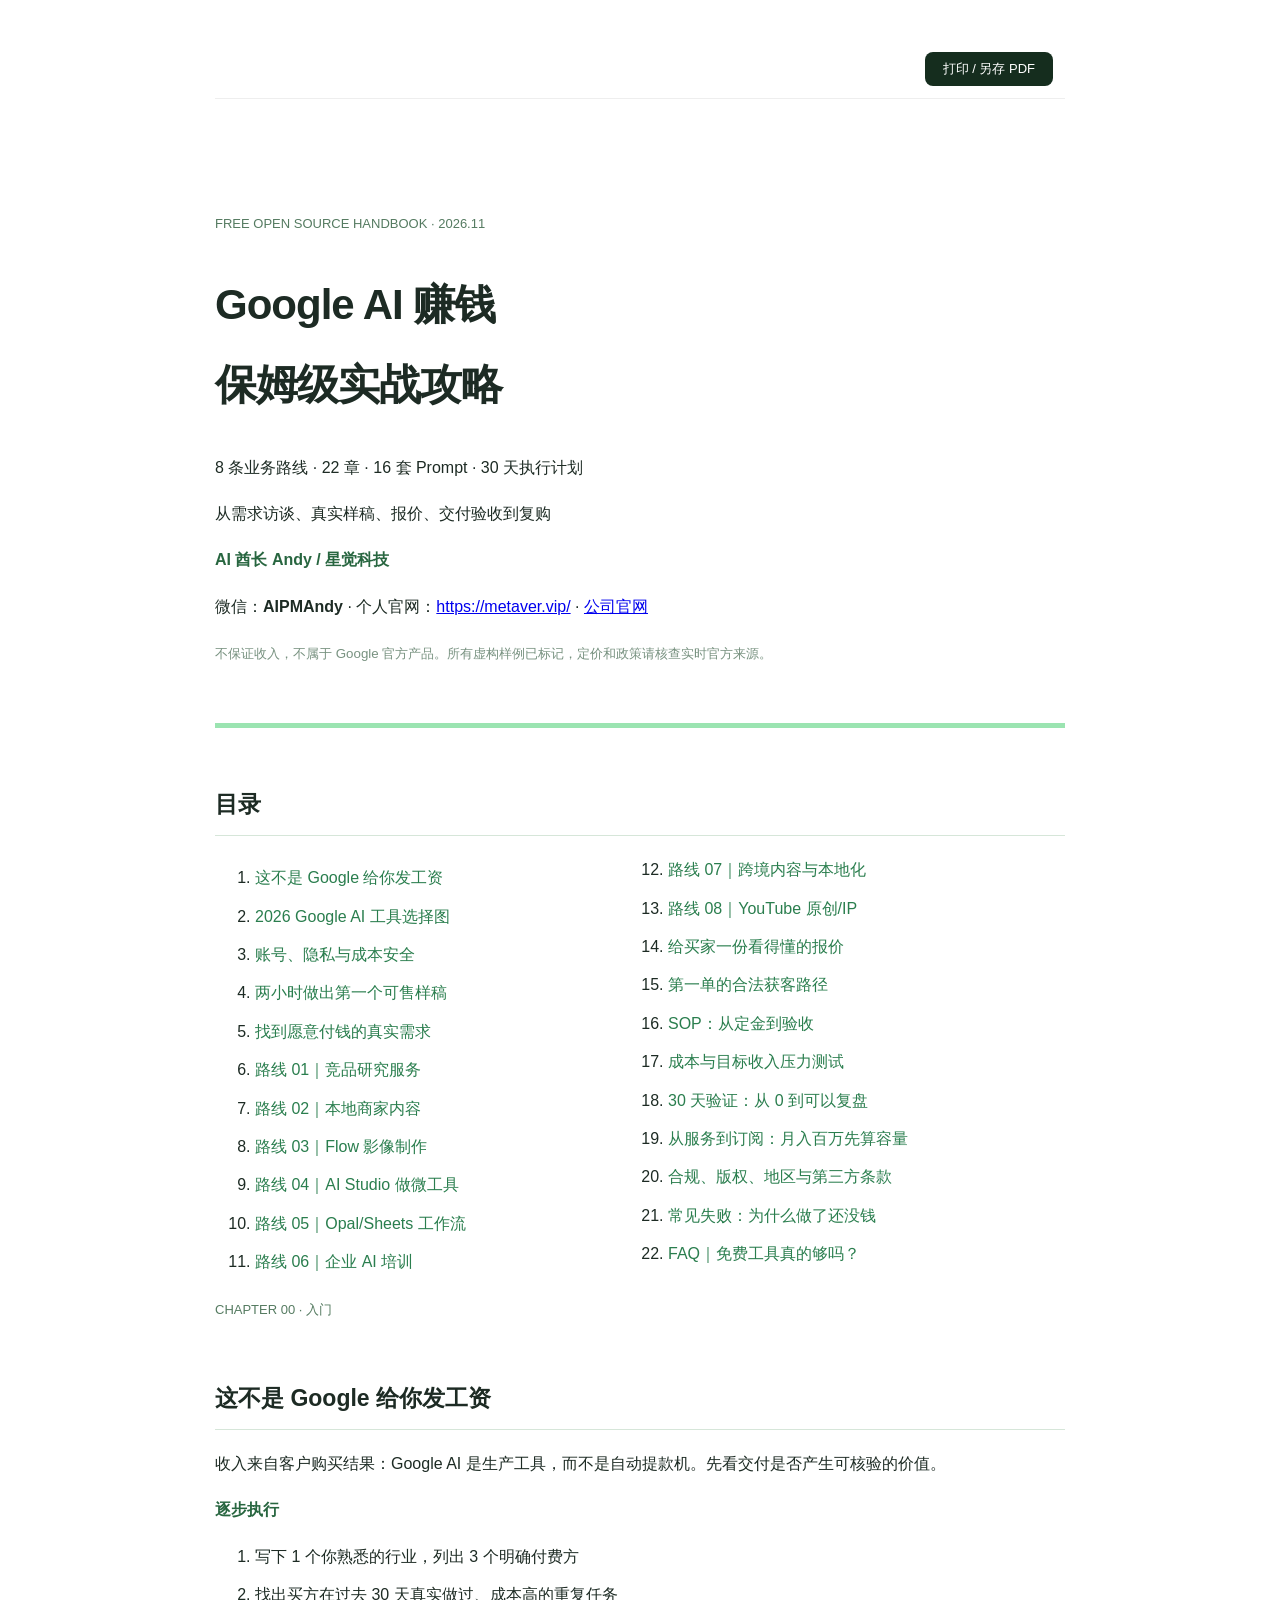
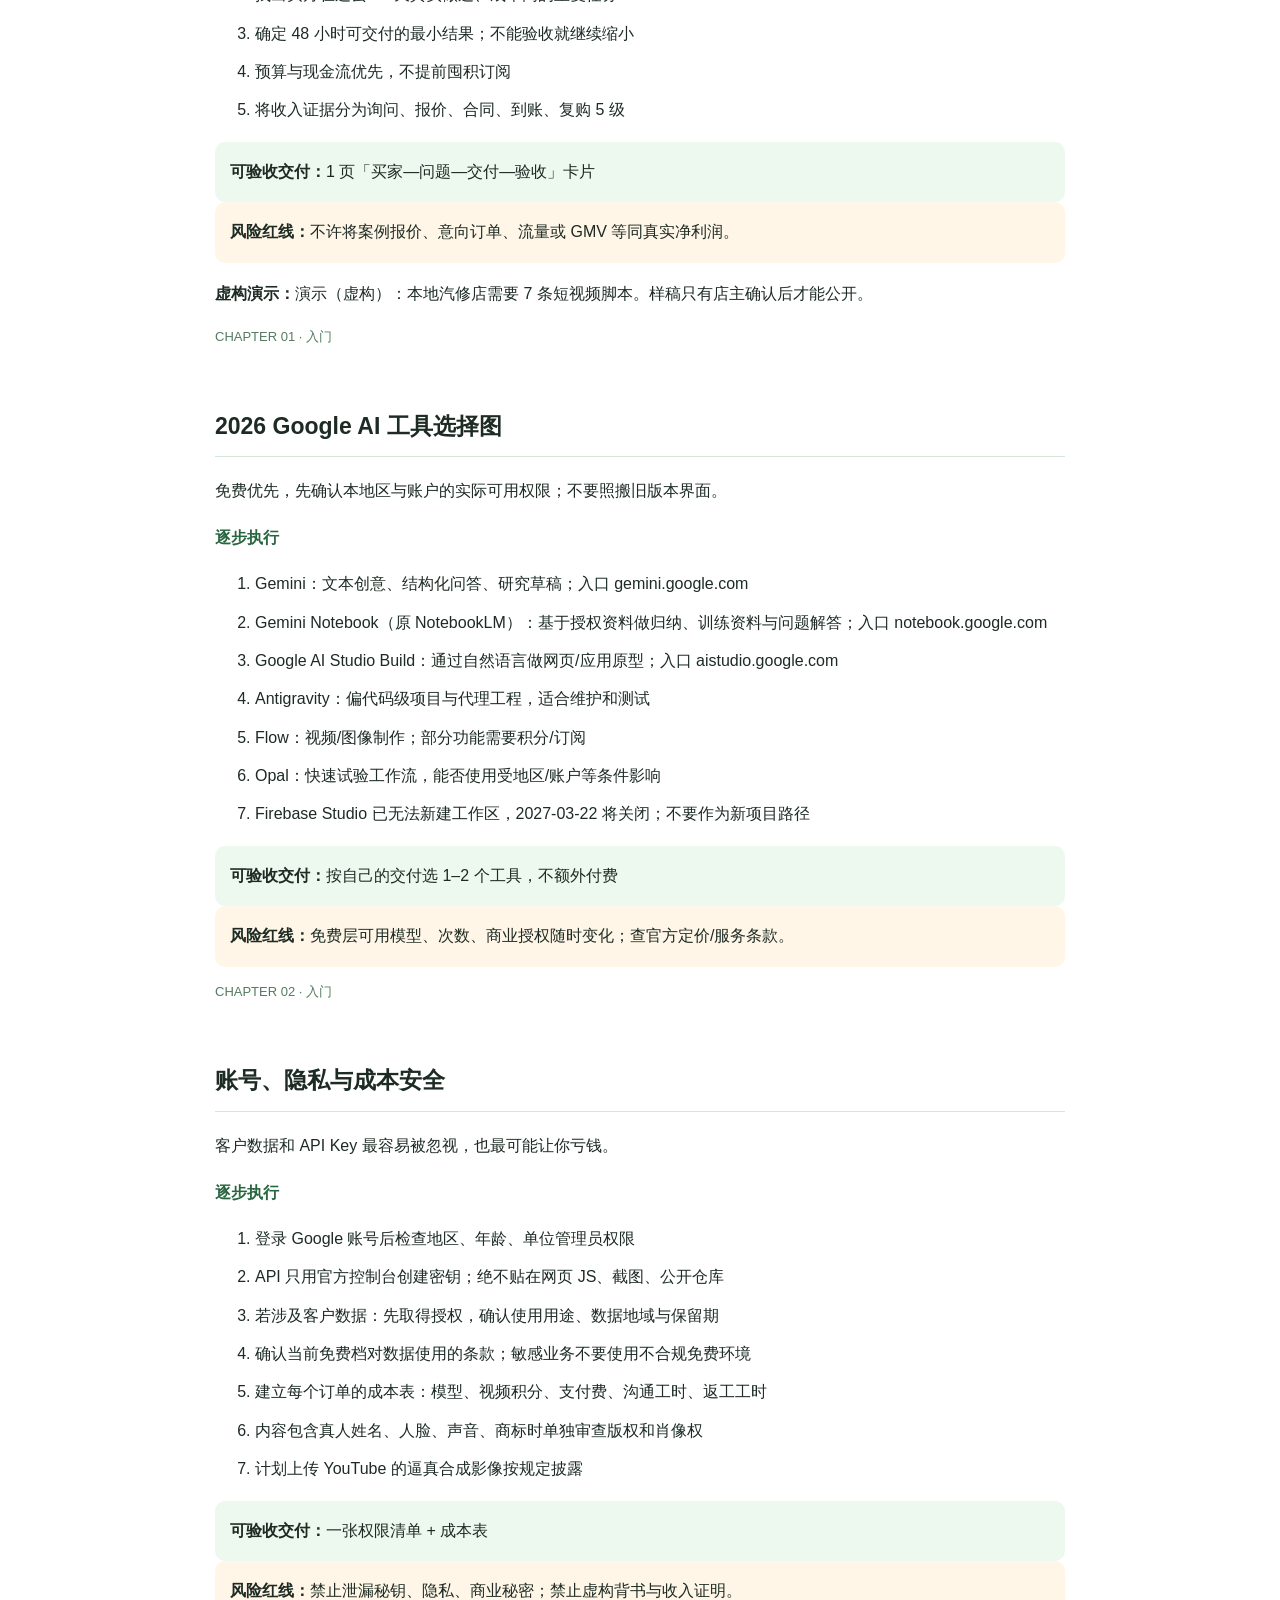
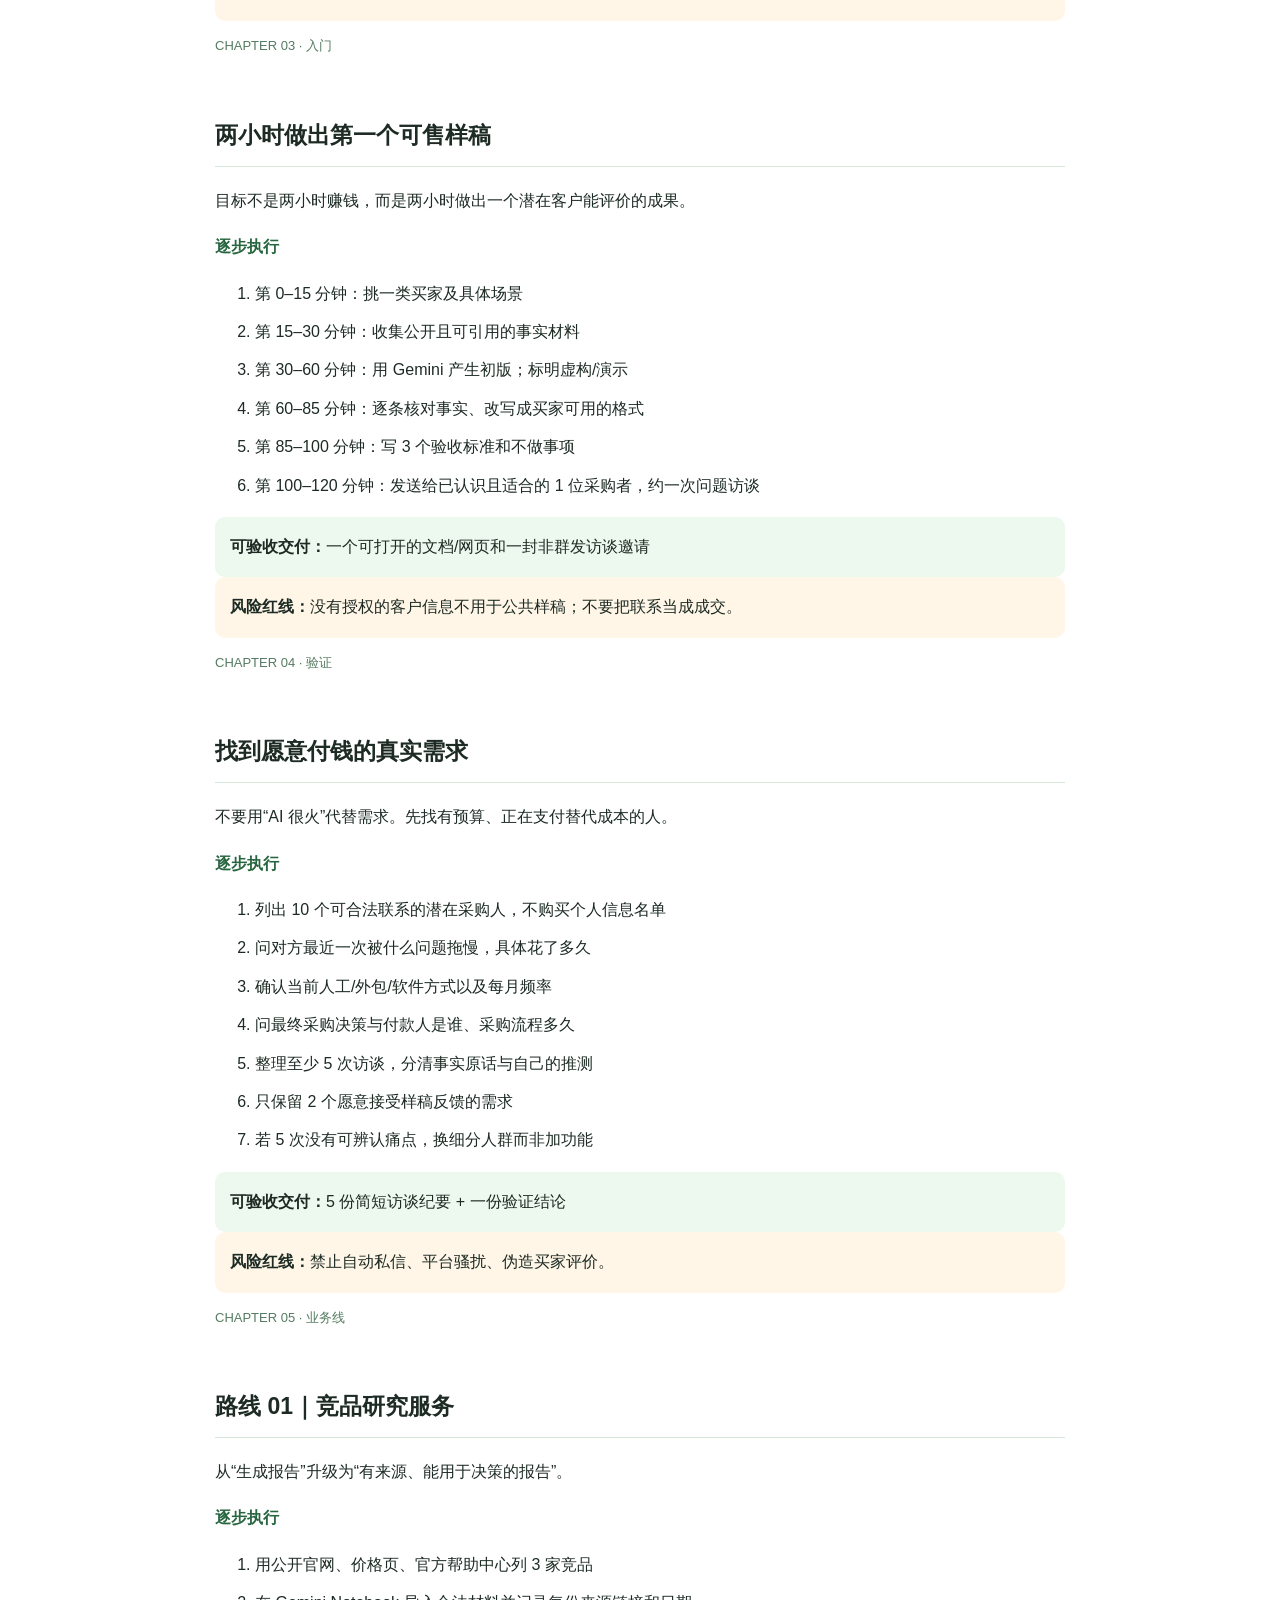
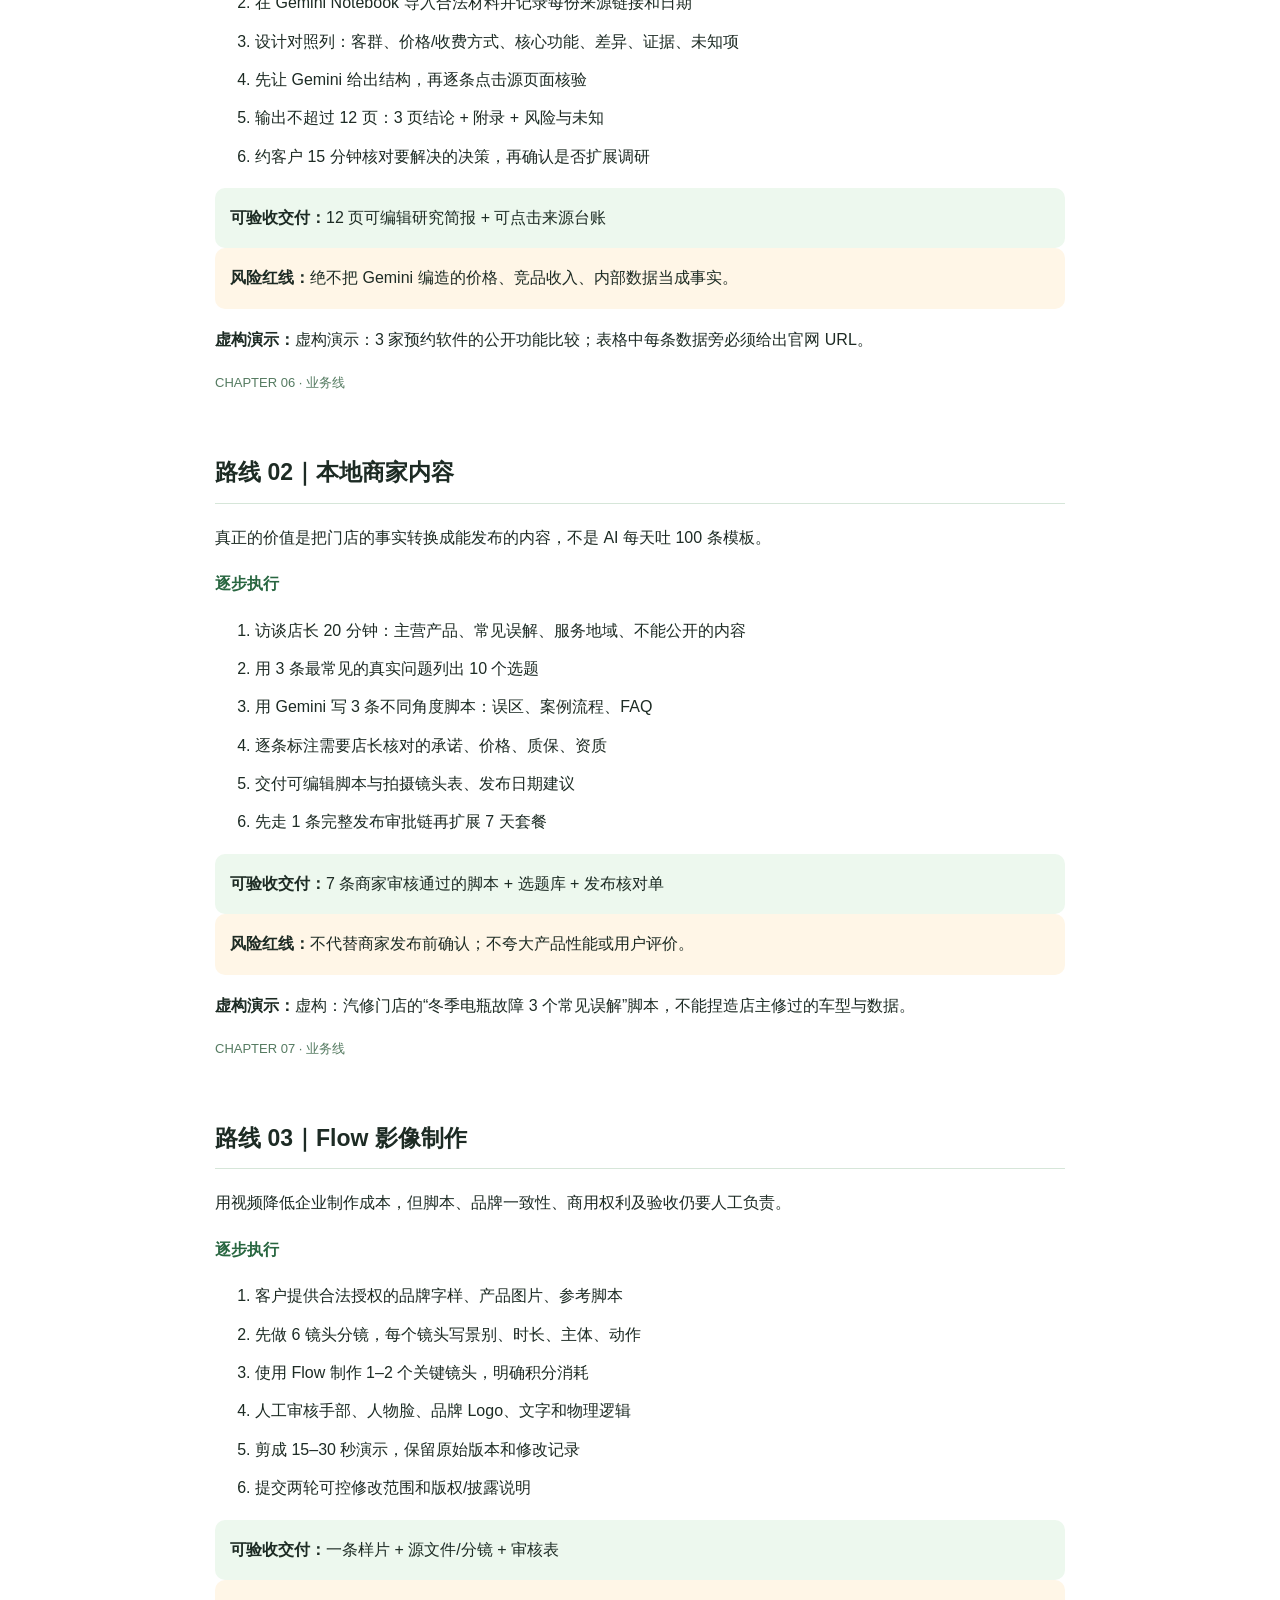
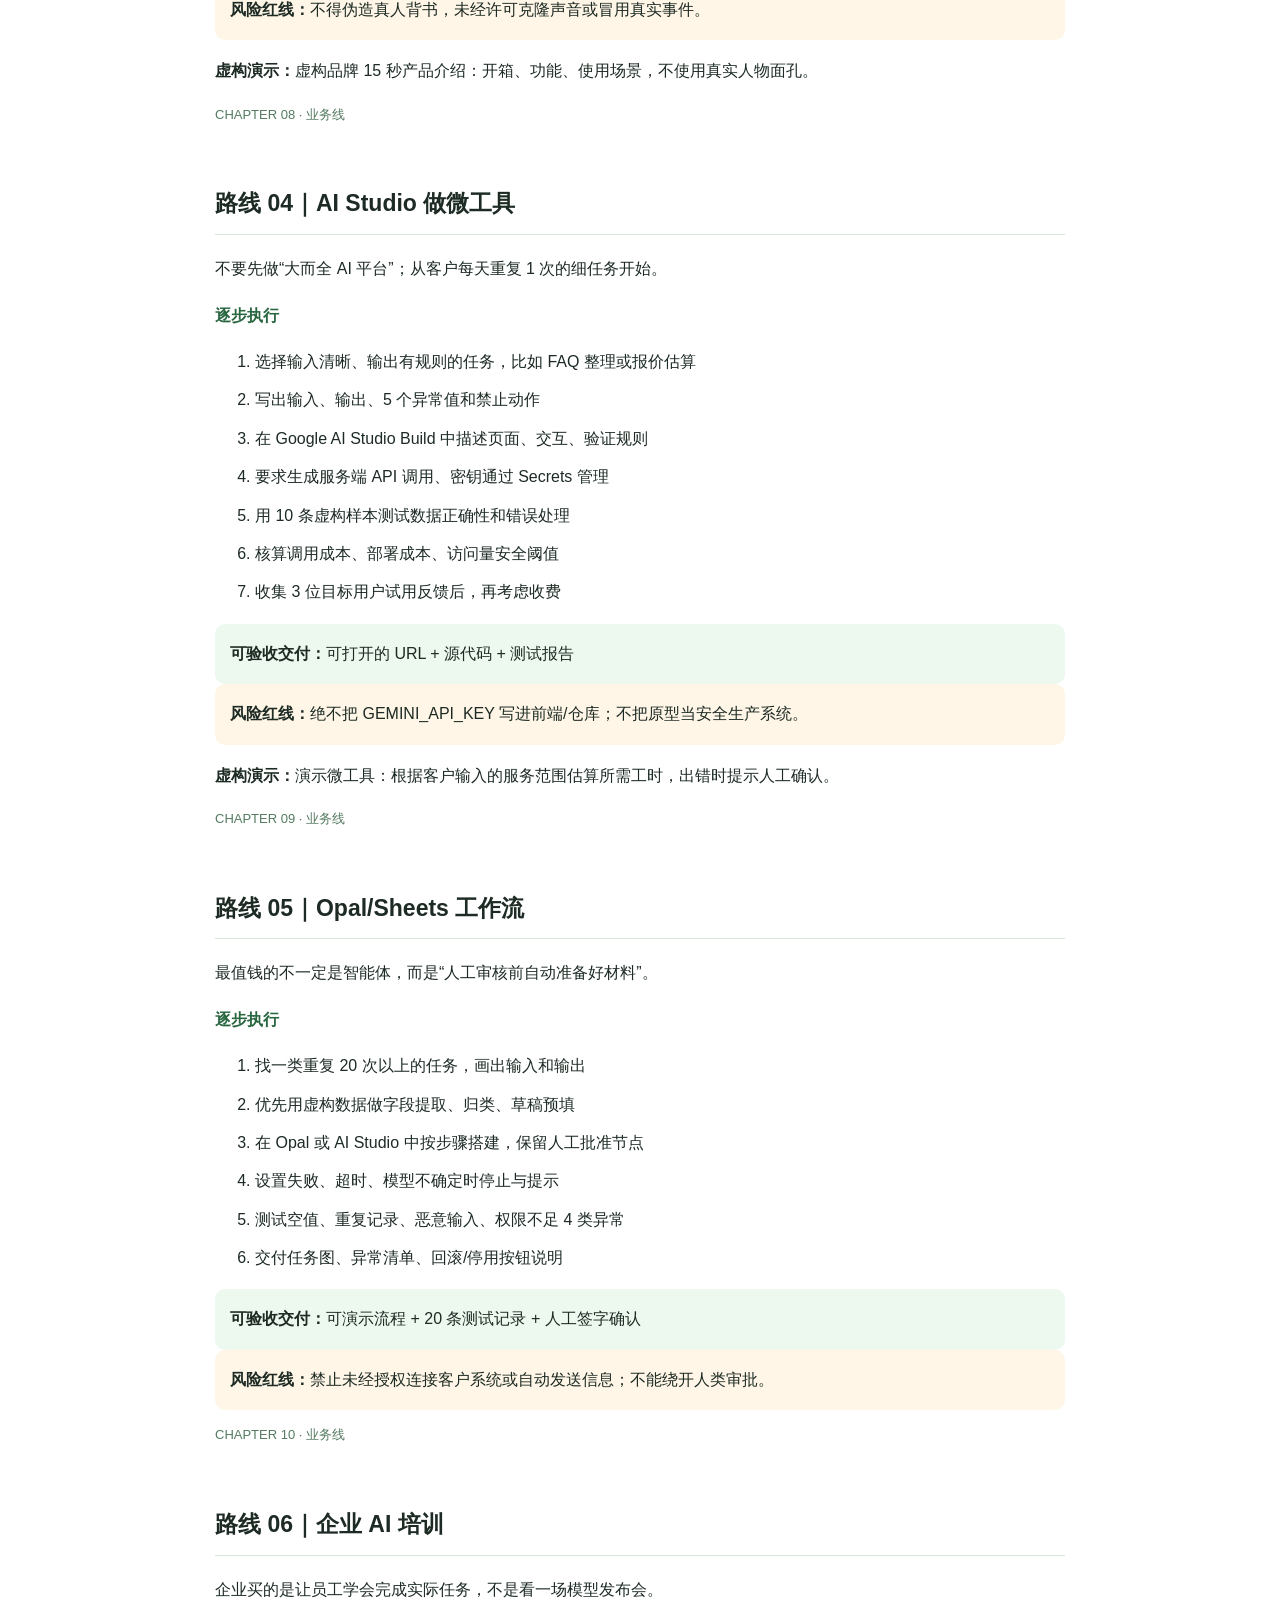
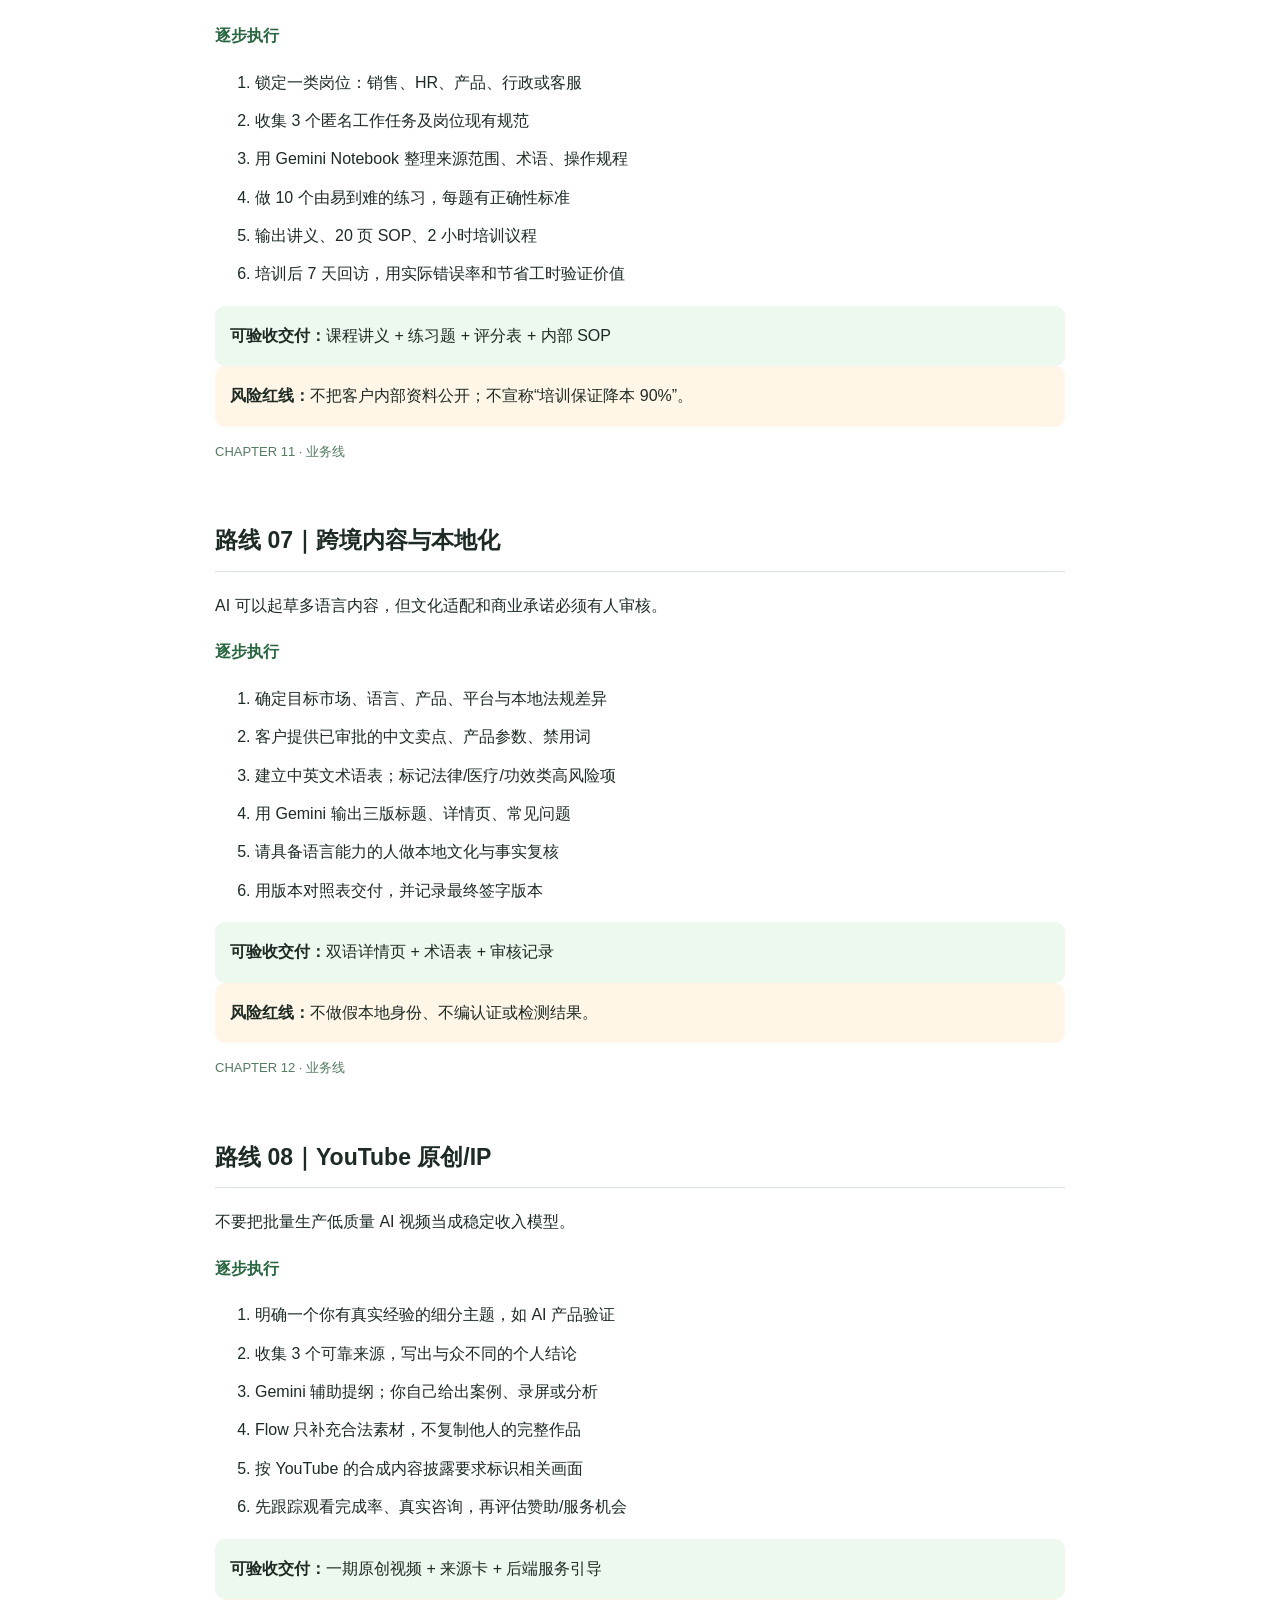
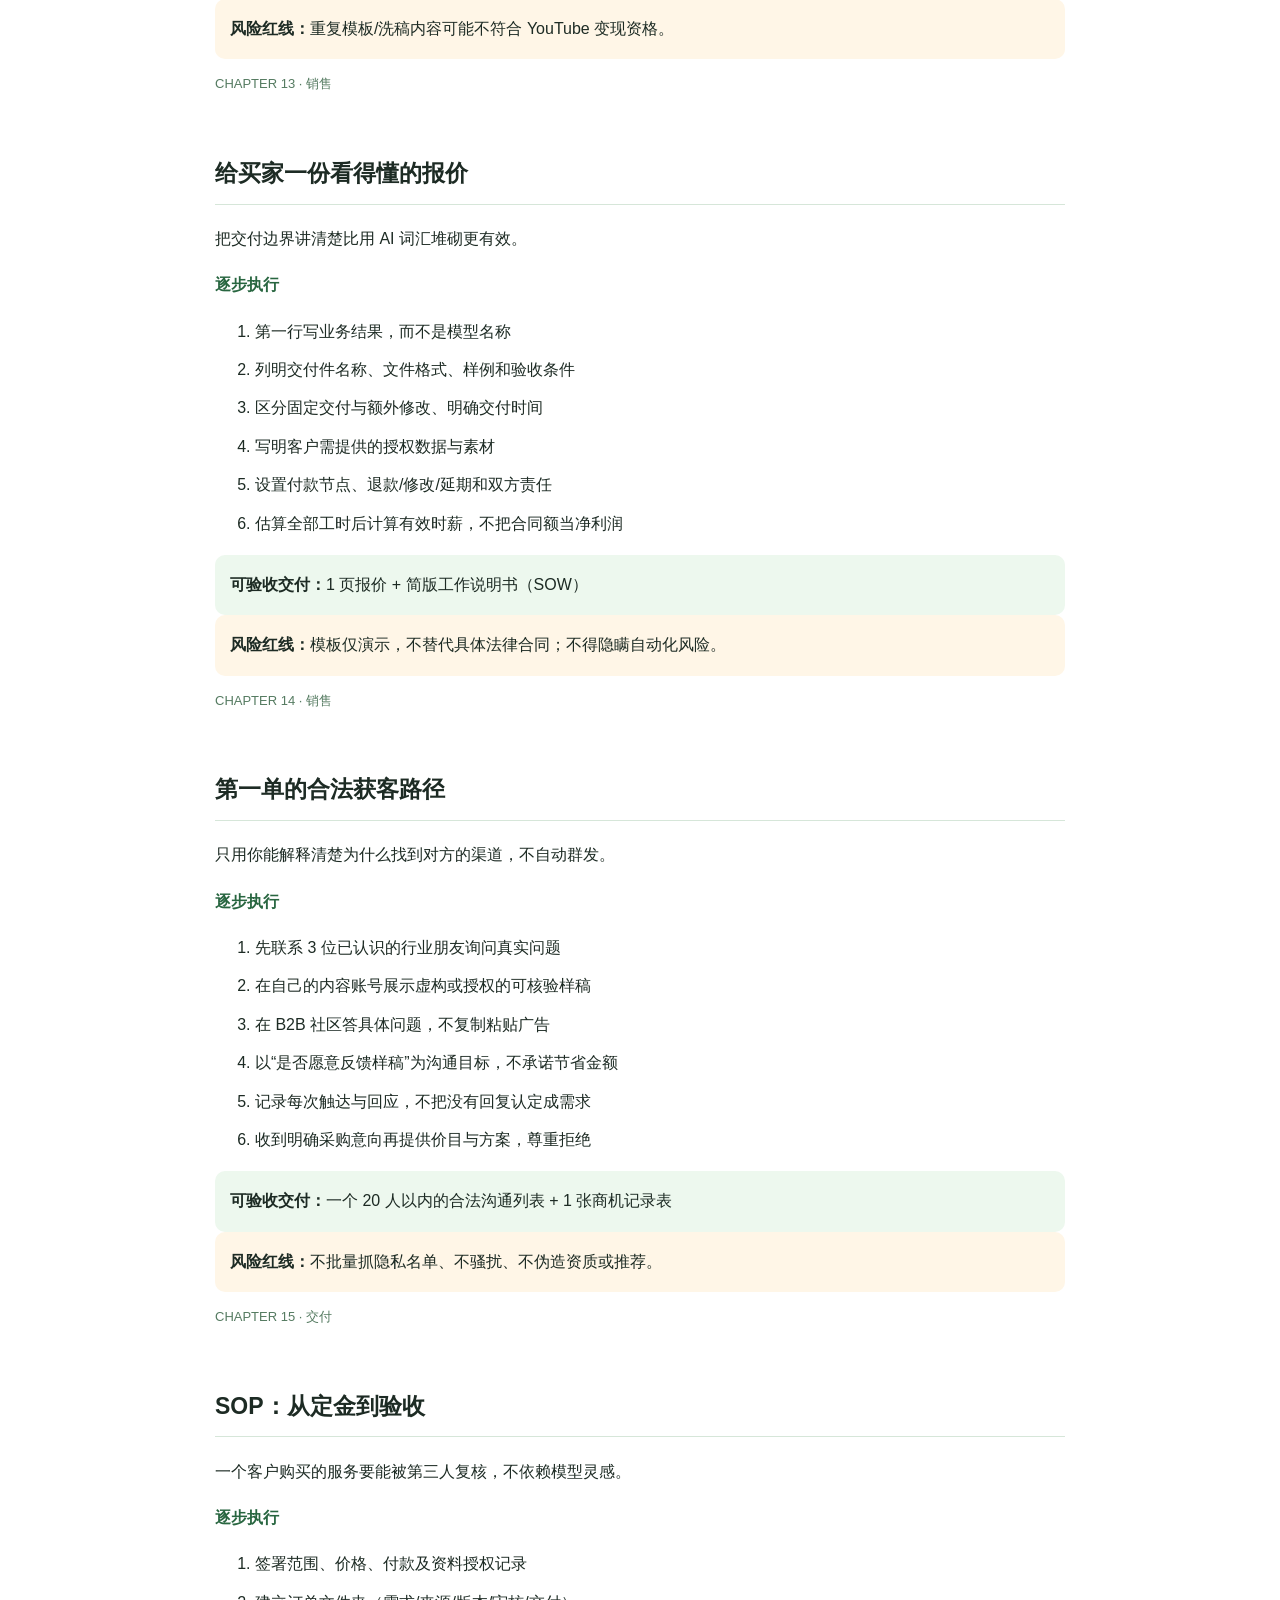
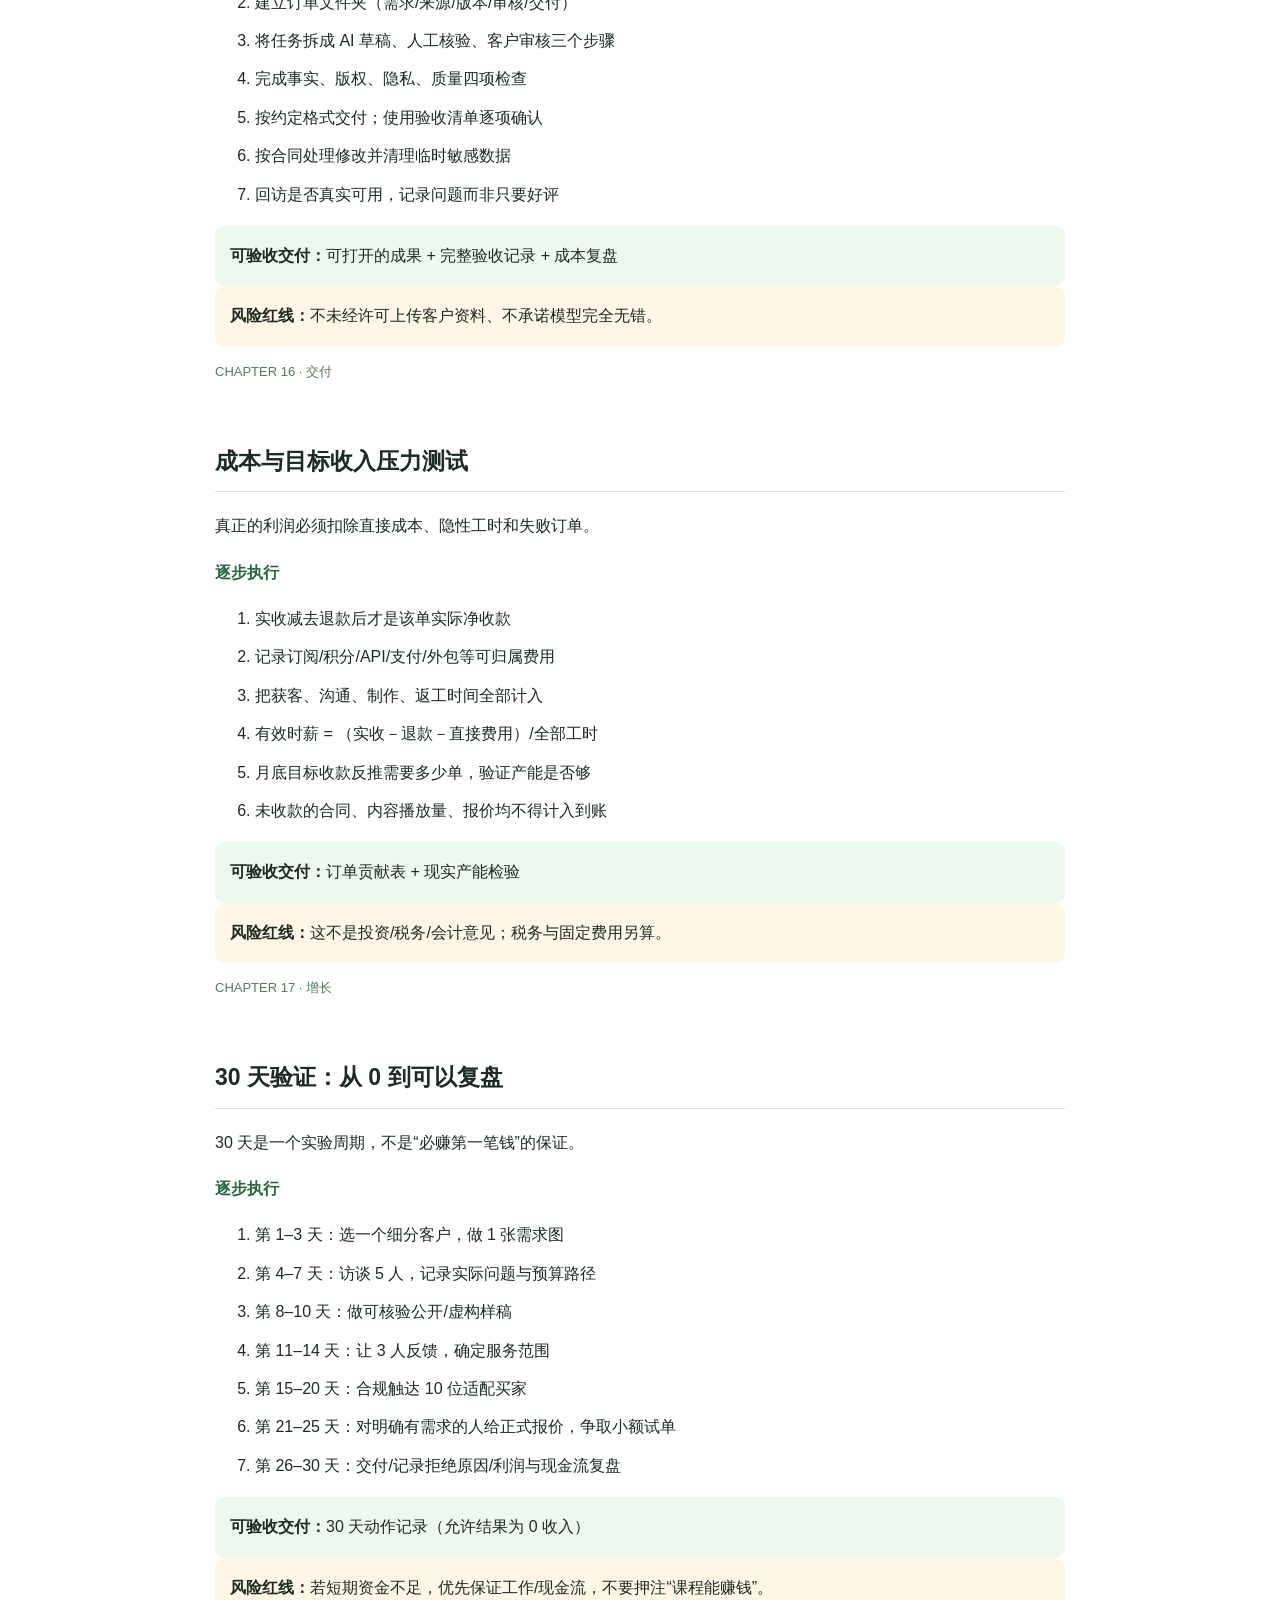
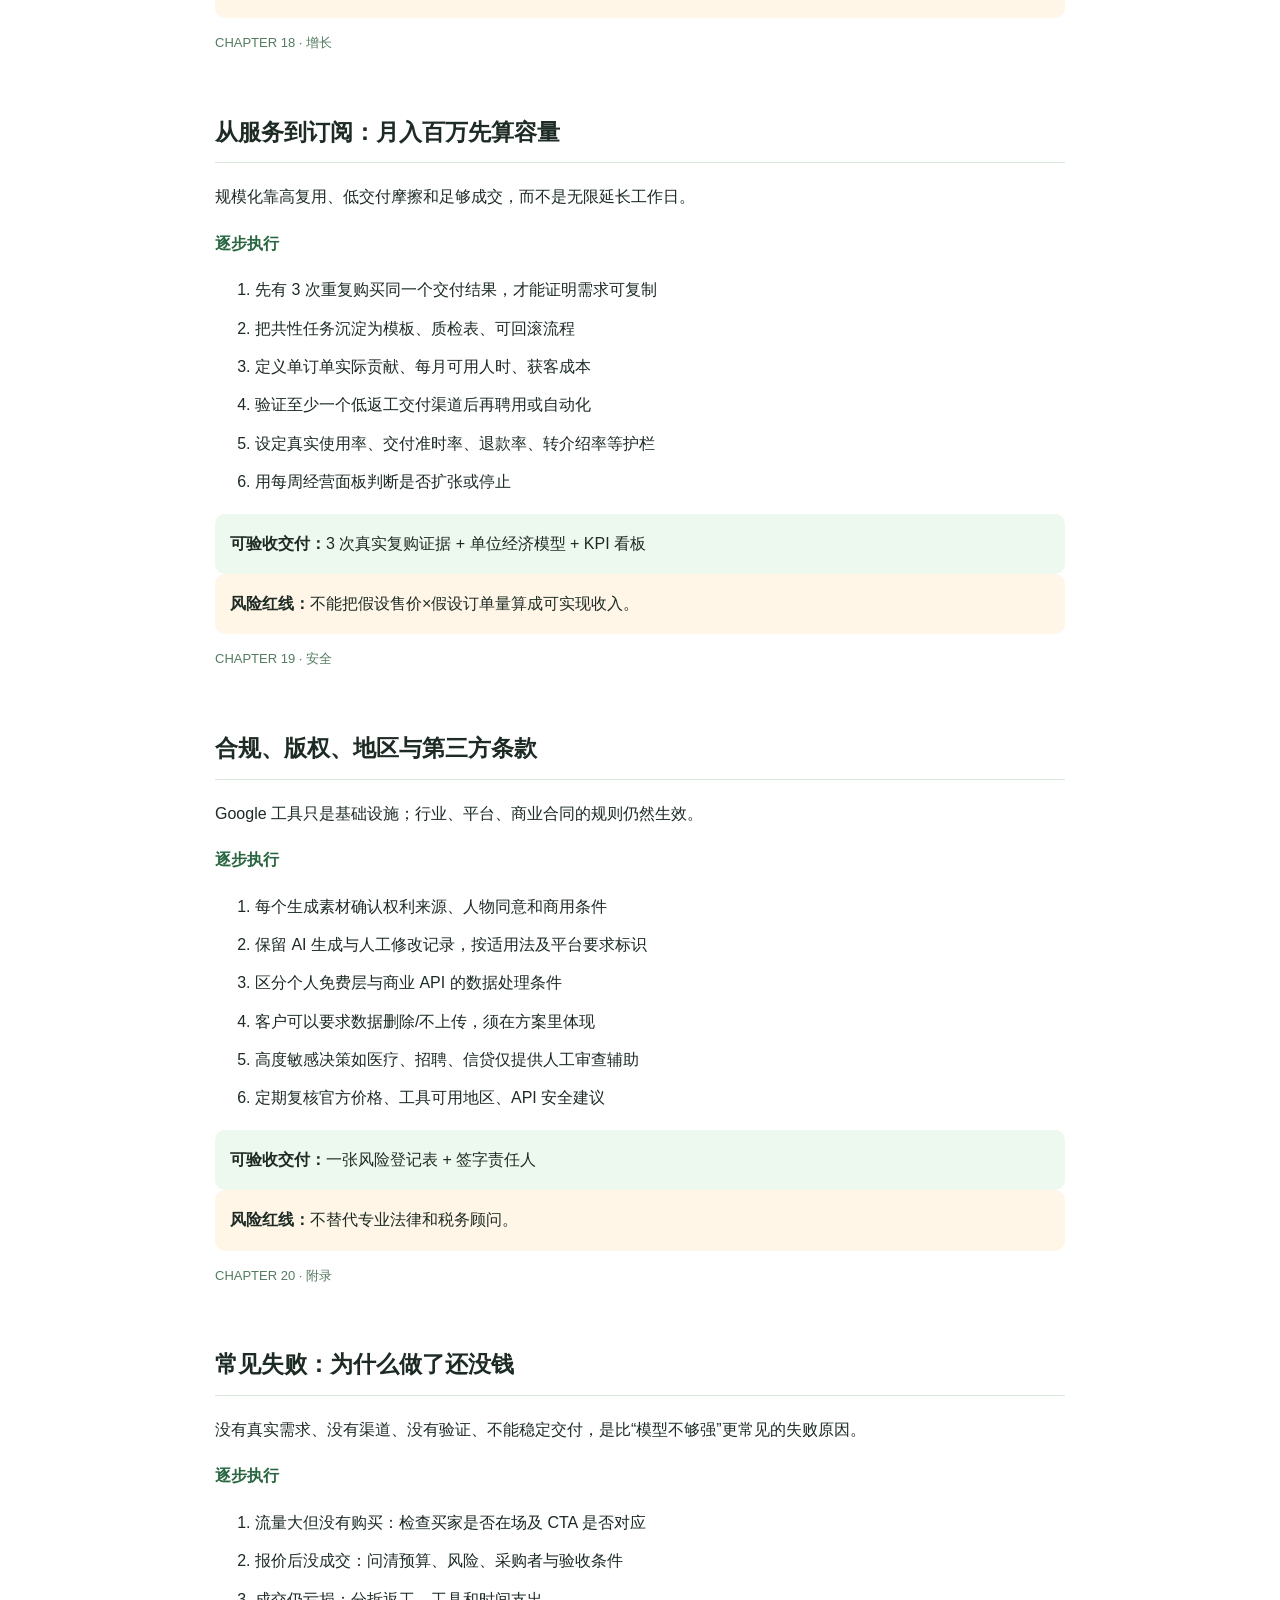
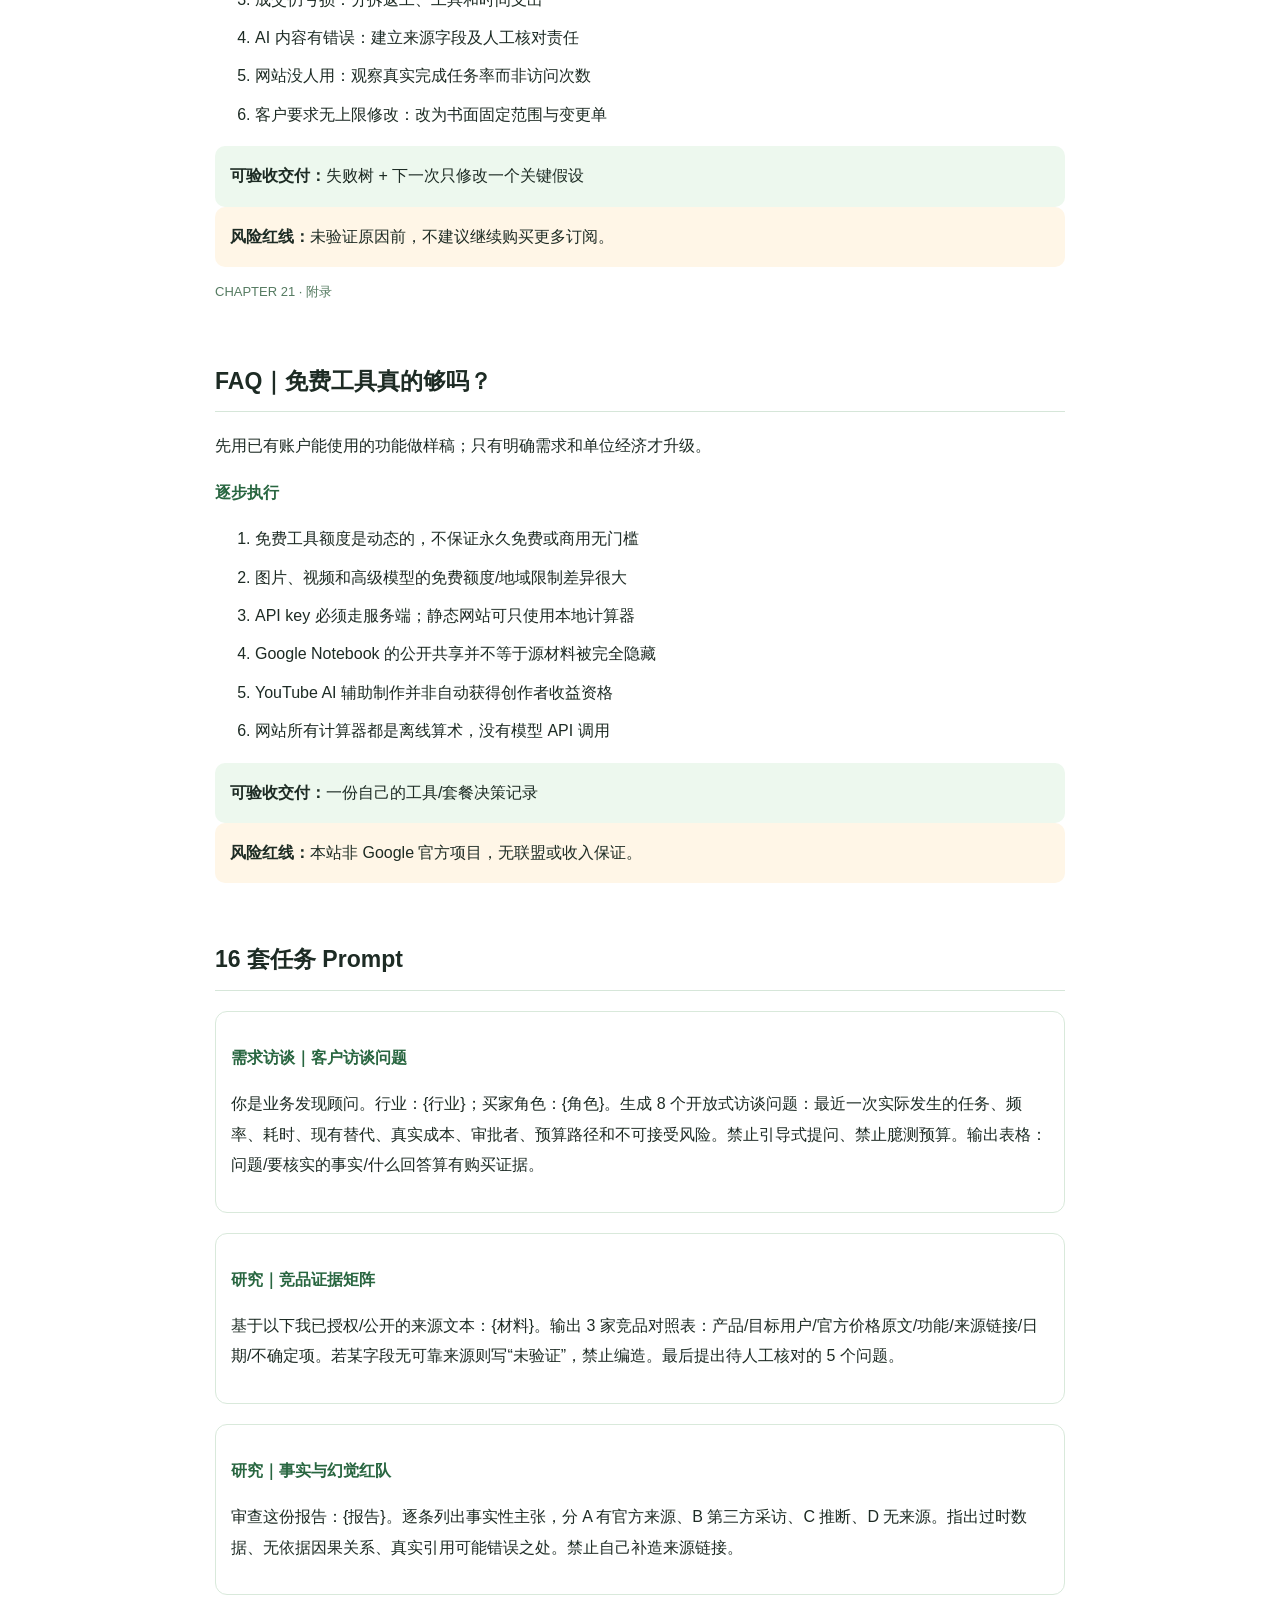
<file: print.html>
<!doctype html><html lang="zh-CN"><head><meta charset="utf-8"/><meta name="viewport" content="width=device-width,initial-scale=1"/><title>Google AI 赚钱 · 全书打印版</title><style>body{max-width:850px;margin:40px auto;padding:0 32px;font-family:-apple-system,BlinkMacSystemFont,"PingFang SC","Noto Sans CJK SC",sans-serif;color:#1d2b24;line-height:1.9}h1{font-size:42px;letter-spacing:-1px}h2{font-size:23px;break-after:avoid;border-bottom:1px solid #d6e6d9;padding-bottom:8px;margin-top:55px}h3{font-size:16px;color:#286640}small,footer{color:#789280}.cover{padding:100px 0 55px;border-bottom:5px solid #9be4b1}.chapter{break-inside:auto}.meta{font-size:13px;color:#557b61}.box{background:#edf8ee;padding:15px;border-radius:10px;break-inside:avoid}.risk{background:#fff6e7;padding:15px;border-radius:10px;break-inside:avoid}.toc{columns:2}.toc a{color:#2a7e4e;text-decoration:none}.prompt{break-inside:avoid;padding:15px;border:1px solid #d9e9db;border-radius:12px;margin:20px 0}.prompt p{white-space:pre-wrap}li{margin:8px 0}.printbar{position:sticky;top:0;background:#fff;padding:12px;text-align:right;border-bottom:1px solid #eee}button{border:0;border-radius:8px;padding:8px 18px;background:#152d1e;color:#fff;font-size:13px;cursor:pointer}@page{size:A4;margin:18mm 16mm}@media print{body{margin:0;padding:0;max-width:none;font-size:10pt}.printbar{display:none}h1{font-size:34pt}.cover{padding-top:115px;page-break-after:always}.toc{page-break-after:always}h2{margin-top:20px}.chapter{page-break-before:always}.prompt{break-inside:avoid}}</style><script defer src="assets/data.js"></script><link rel="canonical" href="https://aipmandy.github.io/google-ai-income-handbook/print.html"><meta property="og:title" content="Google AI 赚钱 · 全书打印版"><meta property="og:description" content="用 Google AI 赚钱的保姆级中文实战手册：工具链、变现路径与可复制 SOP（2026 更新）"><meta property="og:type" content="website"><meta property="og:url" content="https://aipmandy.github.io/google-ai-income-handbook/print.html"><meta name="twitter:card" content="summary"><script type="application/ld+json">{"@context":"https://schema.org","@graph":[{"@type":"Person","@id":"https://metaver.vip/#person","name":"AI酋长Andy","alternateName":"AIPMAndy","url":"https://metaver.vip/","sameAs":["https://github.com/AIPMAndy/AIPMAndy","https://x.com/AIPMAndy"],"jobTitle":"AI 产品与内容创作者"},{"@type":"WebSite","@id":"https://aipmandy.github.io/google-ai-income-handbook/#website","name":"Google AI 赚钱 · 全书打印版","url":"https://aipmandy.github.io/google-ai-income-handbook/","inLanguage":"zh-CN","publisher":{"@id":"https://metaver.vip/#person"}},{"@type":"WebPage","@id":"https://aipmandy.github.io/google-ai-income-handbook/print.html#webpage","name":"Google AI 赚钱 · 全书打印版","url":"https://aipmandy.github.io/google-ai-income-handbook/print.html","description":"用 Google AI 赚钱的保姆级中文实战手册：工具链、变现路径与可复制 SOP（2026 更新）","inLanguage":"zh-CN","isPartOf":{"@id":"https://aipmandy.github.io/google-ai-income-handbook/#website"},"author":{"@id":"https://metaver.vip/#person"}}]}</script><link rel="alternate" type="text/plain" href="https://aipmandy.github.io/google-ai-income-handbook/llms.txt" title="llms.txt">
</head><body><div class="printbar"><button onclick="window.print()">打印 / 另存 PDF</button></div><div id="book"></div><script>window.addEventListener('DOMContentLoaded',()=>{const x=window.GOOGLE_AI_HANDBOOK,e=s=>String(s??'').replaceAll('&','&amp;').replaceAll('<','&lt;').replaceAll('>','&gt;');let s='<div class="cover"><p class="meta">FREE OPEN SOURCE HANDBOOK · 2026.11</p><h1>Google AI 赚钱<br>保姆级实战攻略</h1><p>8 条业务路线 · 22 章 · 16 套 Prompt · 30 天执行计划</p><p>从需求访谈、真实样稿、报价、交付验收到复购</p><h3>AI 酋长 Andy / 星觉科技</h3><p>微信：<strong>AIPMAndy</strong> · 个人官网：<a href="https://metaver.vip/">https://metaver.vip/</a> · <a href="https://www.a6no1.cn/">公司官网</a></p><small>不保证收入，不属于 Google 官方产品。所有虚构样例已标记，定价和政策请核查实时官方来源。</small></div><h2>目录</h2><ol class="toc">';x.chapters.forEach(c=>s+='<li><a href="#ch'+c.id+'">'+e(c.title)+'</a></li>');s+='</ol>';for(const c of x.chapters){s+='<section class="chapter" id="ch'+c.id+'"><p class="meta">CHAPTER '+c.id+' · '+e(c.phase)+'</p><h2>'+e(c.title)+'</h2><p>'+e(c.lead)+'</p><h3>逐步执行</h3><ol>';for(const a of c.steps)s+='<li>'+e(a)+'</li>';s+='</ol><div class="box"><b>可验收交付：</b>'+e(c.output)+'</div><div class="risk"><b>风险红线：</b>'+e(c.redline)+'</div>';if(c.example)s+='<p><b>虚构演示：</b>'+e(c.example)+'</p>';s+='</section>'}s+='<section class="chapter"><h2>16 套任务 Prompt</h2>';for(const p of x.prompts)s+='<div class="prompt"><h3>'+e(p.category+'｜'+p.title)+'</h3><p>'+e(p.body)+'</p></div>';s+='</section><section class="chapter"><h2>30 天执行计划</h2><ol>';for(const p of x.plan)s+='<li>第 '+p.day+' 天 · '+e(p.phase)+'：'+e(p.action)+'；证据：'+e(p.proof)+'</li>';s+='</ol></section><section class="chapter"><h2>官方来源</h2><ol>';for(const p of x.sources)s+='<li>'+e(p.title)+'：'+e(p.url)+'<br><small>'+e(p.note)+'</small></li>';s+='</ol><hr><h2>作者 · AI 酋长 Andy</h2><p>微信：<strong>AIPMAndy</strong> ｜ 个人官网：<a href="https://metaver.vip/">https://metaver.vip/</a> ｜ 公司官网：<a href="https://www.a6no1.cn/">https://www.a6no1.cn/</a></p><p>本教程及模板免费。需要咨询或陪跑可自愿访问服务页：<a href="https://metaver.vip/services">https://metaver.vip/services</a></p><p>不承诺首单、收入或收益；AI 输出和商业条款须人工审核。</p></section>';document.getElementById('book').innerHTML=s;});</script></body></html>
</file>
<file: assets/style.css>
:root{--ink:#121b1a;--deep:#0e1715;--mint:#b9ffcf;--mint2:#8be7b9;--paper:#fff;--soft:#f5f7f5;--text:#25302f;--sub:#6b7771;--line:#e3e9e4;--radius:24px;--max:1180px;color-scheme:light}*{box-sizing:border-box}html{scroll-behavior:smooth;scroll-padding-top:82px}body{margin:0;background:#fff;color:var(--text);font-family:-apple-system,BlinkMacSystemFont,"SF Pro Display","PingFang SC","Microsoft YaHei","Noto Sans CJK SC",system-ui,sans-serif;font-size:15px;line-height:1.75;-webkit-font-smoothing:antialiased}button,input,select,textarea{font:inherit}button{cursor:pointer}button:focus-visible,a:focus-visible,input:focus-visible,textarea:focus-visible,select:focus-visible{outline:3px solid #56c48a;outline-offset:3px}a{color:inherit;text-decoration:none}p{margin:0}.container{max-width:var(--max);margin:0 auto;padding:0 28px}.skip-link{position:absolute;z-index:99;left:18px;top:-100px;padding:8px 16px;color:#000;background:var(--mint)}.skip-link:focus{top:12px}.sr-only{position:absolute;width:1px;height:1px;overflow:hidden;clip:rect(0,0,0,0);white-space:nowrap}.topbar{position:sticky;top:0;z-index:50;background:rgba(14,23,21,.97);color:#e6f3e9;border-bottom:1px solid rgba(255,255,255,.1);backdrop-filter:blur(20px)}.nav-shell{height:73px;max-width:1400px;margin:auto;padding:0 26px;display:flex;align-items:center;gap:36px}.brand{display:flex;align-items:center;gap:10px;flex-shrink:0}.brand-icon{position:relative;font-size:32px;font-weight:850;color:var(--mint);letter-spacing:-6px;line-height:1}.brand-star{position:relative;top:-15px;left:0;font-size:12px}.brand-text{font-size:14px;font-weight:800;line-height:1.18;letter-spacing:.1px}.brand-text small{display:block;font-size:9px;letter-spacing:1.2px;font-weight:500;color:#a5b3ad;margin-top:4px}.nav-links{display:flex;align-items:center;gap:25px;flex:1;margin-left:20px}.nav-links a{font-size:12px;color:#bfcfc5;white-space:nowrap;transition:color .2s}.nav-links a:hover{color:#fff}.nav-actions{display:flex;align-items:center;gap:16px}.nav-github{font-size:12px;color:#d8e6df;white-space:nowrap}.btn{display:inline-flex;align-items:center;justify-content:center;gap:16px;border:1px solid transparent;border-radius:999px;min-height:49px;padding:11px 23px;font-weight:750;font-size:13px;line-height:1.3;text-align:center;transition:transform .2s,box-shadow .2s,background .2s}.btn:hover{transform:translateY(-2px)}.btn-sm{min-height:36px;padding:7px 15px;font-size:11px}.btn-mint{background:var(--mint);color:#112319}.btn-mint:hover{box-shadow:0 8px 30px rgba(178,255,199,.24)}.btn-ghost{background:rgba(255,255,255,.05);border-color:rgba(255,255,255,.26);color:#fff}.btn-dark{background:var(--deep);color:#fff}.btn-outline{color:var(--ink);background:#fff;border-color:#cbd9cf}.full{width:100%}.hero{position:relative;overflow:hidden;background:#0e1715;color:#fff}.hero-glow{pointer-events:none;position:absolute;right:-15%;top:-18%;width:68vw;height:68vw;max-width:800px;max-height:800px;background:radial-gradient(circle,rgba(72,125,96,.27),rgba(21,52,36,.08) 48%,transparent 70%)}.hero-grid{min-height:645px;display:grid;grid-template-columns:1.06fr .94fr;align-items:center;gap:35px;padding-top:80px;padding-bottom:95px;position:relative}.hero-copy{z-index:2}.eyebrow,.section-tag{font-size:11px;letter-spacing:2.5px;font-weight:850;color:#4b8f6a;text-transform:uppercase}.eyebrow{display:inline-flex;align-items:center;gap:10px;border:1px solid #526c5b;padding:7px 13px;border-radius:999px;color:#d3ebd8;font-size:10px;letter-spacing:1.2px}.live-dot{display:inline-block;width:7px;height:7px;border-radius:50%;background:#95e6ac;box-shadow:0 0 0 3px rgba(143,225,169,.13);margin-right:3px}.hero-kicker{color:#7da88d;letter-spacing:3px;margin-top:28px;font-size:12px;font-weight:750}.hero h1{font-size:clamp(40px,5.1vw,69px);line-height:1.15;letter-spacing:-2.7px;font-weight:820;margin:20px 0 26px}.hero h1 em,.closing h2 em,.dark-panel-section h2 em{font-style:normal;color:var(--mint)}.hero-desc{max-width:580px;font-size:16px;color:#b8c7bf;line-height:2}.hero-desc strong{color:#e6f5e9;font-weight:650}.hero-buttons{display:flex;flex-wrap:wrap;gap:12px;margin-top:32px}.hero-trust{display:flex;gap:17px;flex-wrap:wrap;color:#94a89b;font-size:11px;margin-top:30px}.hero-art{min-height:430px;position:relative;display:flex;align-items:center;justify-content:center}.orbit{position:absolute;border:1px solid rgba(186,255,211,.12);border-radius:50%;transform:rotate(-22deg)}.orbit-one{width:450px;height:270px}.orbit-two{width:530px;height:370px}.visual-card{position:absolute;background:#1a2a24;border:1px solid rgba(195,255,209,.15);border-radius:20px;box-shadow:0 24px 80px rgba(0,0,0,.32)}.card-main{left:4%;top:19%;width:78%;min-height:265px;padding:33px 31px;transform:rotate(-5deg)}.card-main small,.card-secondary small{display:block;font-size:10px;color:#7f9b8c;letter-spacing:2px;font-weight:800}.card-main b{display:block;font-size:32px;letter-spacing:-1px;margin:20px 0 4px}.card-main span{color:#c7d6cd;font-size:13px}.flow-line{display:flex;justify-content:space-between;align-items:center;margin:35px 0 20px;position:relative}.flow-line:before{content:"";position:absolute;left:5%;right:5%;height:1px;background:#799c87}.flow-line i{width:12px;height:12px;background:var(--mint);border-radius:50%;z-index:1;border:3px solid #1a2a24;box-shadow:0 0 0 2px var(--mint)}.card-main strong{font-size:11px;color:#b8dac3;letter-spacing:1px}.card-main strong em{font-style:normal;color:var(--mint)}.card-secondary{right:0;bottom:8%;width:40%;padding:22px;transform:rotate(6deg);background:#233b2d}.card-secondary span{display:flex;justify-content:space-between;align-items:center;border-top:1px solid rgba(255,255,255,.12);font-size:11px;letter-spacing:1px;color:#c7decf;padding-top:11px;margin-top:12px}.card-secondary b{color:var(--mint);font-size:16px}.float-label{position:absolute;right:8%;top:8%;font-size:10px;letter-spacing:1px;background:var(--mint);padding:9px 12px;border-radius:6px;color:#1b3324;transform:rotate(4deg)}.float-label strong{margin-left:14px}.hero-stats{display:grid;grid-template-columns:repeat(4,1fr);border-top:1px solid #263c31;position:relative;padding-top:25px;padding-bottom:25px}.hero-stats>div{display:flex;align-items:center;gap:12px;padding:9px 25px;border-right:1px solid #293f34}.hero-stats>div:first-child{padding-left:0}.hero-stats>div:last-child{border:0}.hero-stats strong{color:#d2f7dc;font-size:33px;letter-spacing:-1px;font-weight:760}.hero-stats span{font-size:11px;color:#a4b5a9}.section{padding:105px 0}.section-white{background:#fff}.soft-section{background:#f6f8f6}.statement{padding:115px 0 95px}.statement-content{text-align:center}.statement h2,.section h2,.closing h2{font-size:clamp(30px,3.6vw,50px);line-height:1.3;letter-spacing:-1.6px;font-weight:820;margin:15px 0 20px;color:#17211d}.statement h2 .mark{background:linear-gradient(transparent 62%,#c1f6ce 62%)}.statement p{max-width:630px;color:#6c7771;margin:0 auto;font-size:15px;line-height:1.9}.principle-flow{display:flex;justify-content:center;align-items:center;gap:14px;margin-top:42px;flex-wrap:wrap}.principle-flow span{background:#f3f8f3;border:1px solid #e0eae1;border-radius:12px;padding:10px 18px;font-size:12px;font-weight:680}.principle-flow i{font-style:normal;color:#6bae82}.split-heading{display:flex;justify-content:space-between;align-items:end;gap:24px;margin:10px 0 34px}.section h2{margin:10px 0 13px}.section-lead{color:#707e73;max-width:650px;font-size:14px;line-height:1.9}.inline-link{font-size:13px;color:#367d4f;font-weight:700;white-space:nowrap}.quick-grid{display:grid;grid-template-columns:repeat(4,1fr);gap:14px}.quick-grid article{min-height:270px;padding:29px 23px;background:#fff;border:1px solid #e8eee9;border-radius:21px;display:flex;flex-direction:column}.quick-time{color:#468b60;font-weight:800;font-size:10px;letter-spacing:1.4px}.step-num{font-size:45px;color:#d6e6d8;font-weight:760;letter-spacing:-2px;line-height:1.1;margin:21px 0 12px}.quick-grid h3{font-size:17px;margin:0 0 9px;color:#1b2820;line-height:1.45}.quick-grid p{font-size:12px;color:#708076;line-height:1.9}.quick-grid small{margin-top:auto;border-top:1px solid #e9eee9;padding-top:13px;color:#428b60;font-size:10px}.filters{display:flex;gap:8px;flex-wrap:wrap}.chip{border:1px solid #d9e6dd;border-radius:99px;background:#fff;color:#6d7a70;font-size:11px;font-weight:700;padding:9px 15px;white-space:nowrap}.chip.active{background:#1d3527;color:#eaffeb;border-color:#1d3527}.route-grid{display:grid;grid-template-columns:repeat(4,minmax(0,1fr));gap:16px}.route-card{border:1px solid #e2eae2;background:#fff;border-radius:22px;padding:23px;display:flex;flex-direction:column;min-height:355px;transition:transform .2s,box-shadow .2s}.route-card:hover{transform:translateY(-4px);box-shadow:0 15px 40px rgba(14,42,21,.08)}.route-card-top{display:flex;align-items:center;justify-content:space-between}.route-num{font-size:11px;font-weight:800;color:#91a89a}.route-icon{width:38px;height:38px;border-radius:11px;background:#e8f9ed;color:#267e4b;font-size:23px;display:grid;place-items:center}.route-card h3{font-size:17px;line-height:1.45;letter-spacing:-.4px;margin:24px 0 10px}.route-card p{font-size:12px;color:#627267;line-height:1.8}.route-meta{margin:16px 0;border-top:1px solid #e8eee9;border-bottom:1px solid #e8eee9;padding:13px 0;display:grid;grid-template-columns:1fr 1fr;gap:9px}.route-meta div b{display:block;font-size:11px;color:#203228}.route-meta div small{font-size:10px;color:#819086}.route-card .route-cta{font-size:11px;font-weight:800;color:#2e8e53;margin-top:auto;align-self:start;border:0;background:none;padding:12px 0 0}.route-note{font-size:12px;color:#77867a;margin-top:20px}.route-note a{color:#3e875b;text-decoration:underline}.dark-panel-section{background:#17271e;color:#fff;padding:95px 0}.selector-grid{display:grid;grid-template-columns:1fr 1fr;gap:80px;align-items:center}.dark-panel-section h2{color:#fff}.dark-panel-section p{font-size:15px;color:#a8c1b0;max-width:410px}.light-tag{color:#a8ebbf}.selector-card{padding:30px;background:#25372d;border:1px solid #43624e;border-radius:23px}.selector-card label,.brief-card label{display:block;font-size:12px;font-weight:750;margin-bottom:15px}.selector-card select,.brief-card input,.brief-card textarea{width:100%;background:#fff;color:#172720;border:1px solid transparent;border-radius:10px;padding:12px 14px;margin-top:8px;font-size:13px}.selector-card select{margin-top:8px;margin-bottom:7px}.recommend-result{margin-top:16px;padding:15px;background:#1e2c24;border:1px solid #405746;border-radius:11px;color:#dcece0;font-size:12px;line-height:1.8}.chapter-search-wrap input{max-width:285px;border:1px solid #d5e0d6;border-radius:12px;background:#fff;padding:12px 16px;width:100%;font-size:12px}.lesson-layout{display:grid;grid-template-columns:275px 1fr;gap:22px;align-items:start}.lesson-sidebar{position:sticky;top:95px;max-height:70vh;overflow:auto;background:#fff;border-radius:18px;border:1px solid #dfe7df;padding:14px;scrollbar-width:thin}.side-label{font-size:10px;font-weight:800;letter-spacing:1.5px;color:#6f907a;padding:11px}.lesson-button{display:flex;gap:8px;width:100%;text-align:left;border:0;background:transparent;padding:12px 10px;border-radius:10px;font-size:12px;color:#55665b;line-height:1.5}.lesson-button span{font-size:10px;color:#8daa96;font-weight:800;flex-shrink:0}.lesson-button.active{background:#e7f7ea;color:#173c22;font-weight:780}.lesson-button:hover{background:#f2f7f3}.lesson-reader{min-height:660px;background:#fff;padding:39px 43px;border-radius:20px;border:1px solid #e2e9e3}.lesson-placeholder{color:#87948b;margin-top:140px;text-align:center}.chapter-breadcrumb{font-size:10px;font-weight:800;letter-spacing:1px;color:#54986d}.lesson-reader h3{font-size:29px;line-height:1.35;color:#172b1e;letter-spacing:-.8px;margin:14px 0 17px}.lesson-lead{color:#63776a;font-size:15px;line-height:2;margin-bottom:28px}.lesson-reader h4{font-size:14px;color:#1a3724;margin:25px 0 10px}.lesson-steps{padding-left:25px;margin:0}.lesson-steps li{padding:9px 0 9px 5px;color:#3a4c3f;font-size:13px;line-height:1.9}.lesson-steps li::marker{font-size:12px;color:#2d8d52;font-weight:800}.lesson-output{background:#e9f7ec;border-radius:14px;padding:18px;margin-top:20px;font-size:13px;color:#285339}.lesson-risk{background:#fff8ed;border:1px solid #f4e9d4;border-radius:14px;padding:17px;font-size:12px;color:#8b6838;margin-top:12px}.lesson-extra{background:#f6f8f5;padding:17px;border-radius:14px;margin-top:12px;color:#596b5d;font-size:12px}.chapter-nav{display:flex;gap:9px;justify-content:space-between;margin-top:30px}.chapter-nav button{font-size:12px;font-weight:750;border:1px solid #d8e5da;background:#fff;padding:9px 13px;border-radius:9px}.chapter-nav button:disabled{opacity:.35;cursor:not-allowed}.download-bar{display:flex;justify-content:space-between;align-items:center;gap:20px;background:#e4f3e6;border-radius:18px;padding:26px 30px;margin-top:22px}.download-bar strong{font-size:18px}.download-bar p{font-size:12px;color:#6d8372;margin-top:4px}.download-actions{display:flex;gap:8px;flex-wrap:wrap}.prompt-filter{min-width:145px;border:1px solid #d9e5d9;border-radius:10px;padding:10px 12px;color:#2a4533;background:#fff;font-size:12px}.prompt-grid{display:grid;grid-template-columns:repeat(2,minmax(0,1fr));gap:14px;margin-bottom:22px}.prompt-card{background:#f8faf8;border:1px solid #e3ece5;border-radius:16px;padding:23px}.prompt-head{display:flex;justify-content:space-between;align-items:center;gap:12px}.prompt-cat{font-size:10px;color:#438e5f;border:1px solid #c7dfcf;border-radius:30px;padding:4px 9px;font-weight:800}.prompt-card h3{font-size:16px;color:#193222;margin:11px 0}.prompt-card p{white-space:pre-wrap;font-size:12px;color:#65786a;line-height:1.85;display:-webkit-box;-webkit-line-clamp:5;-webkit-box-orient:vertical;overflow:hidden}.prompt-card.open p{display:block;overflow:visible}.prompt-actions{display:flex;gap:14px;align-items:center;margin-top:14px}.prompt-actions button{border:0;background:none;padding:0;color:#33834e;font-size:11px;font-weight:800}.pill{display:inline-flex;gap:8px;align-items:center;padding:9px 13px;border:1px solid #dce8dc;border-radius:99px;font-size:11px;color:#4f7755;background:#fff}.muted{color:#728479}.calc-grid{display:grid;grid-template-columns:1fr 1fr;gap:17px}.calc-card{background:#fff;border:1px solid #e3e9e4;border-radius:21px;padding:29px}.calc-header span{font-size:10px;color:#55916b;letter-spacing:1.4px;font-weight:800}.calc-header h3{font-size:21px;margin:5px 0 21px;color:#1a3224}.calc-fields{display:grid;grid-template-columns:1fr 1fr;gap:13px}.calc-fields label{font-size:11px;font-weight:740;color:#5a6d60}.calc-fields input{display:block;width:100%;margin-top:8px;border-radius:9px;border:1px solid #d9e5db;background:#f9fbf9;padding:10px;font-size:13px;min-width:0}.calc-result{display:grid;grid-template-columns:1fr 1fr;gap:10px;background:#1d3225;color:#fff;padding:22px;border-radius:15px;margin-top:22px}.calc-result span{font-size:11px;color:#b5cebb;display:block}.calc-result strong{font-size:29px;color:var(--mint);line-height:1.6;letter-spacing:-1px}.calc-card>small{display:block;font-size:11px;color:#7b8c80;line-height:1.7;margin-top:12px}.capacity-message{font-size:12px;border-radius:9px;padding:11px 12px;background:#f7f1e6;color:#83643c;margin-top:12px}.progress-block{padding:23px;background:#ebf6ed;border-radius:15px;margin-bottom:19px}.progress-line{display:flex;justify-content:space-between;align-items:center;font-size:12px;color:#2b5837}.progress-track{width:100%;height:10px;border-radius:9px;background:#d3e9d7;margin-top:14px;overflow:hidden}.progress-fill{width:0;height:100%;background:#47a870;border-radius:9px;transition:width .25s}.plan-buttons{display:flex;gap:8px;align-items:center;flex-wrap:wrap}.plan-buttons .btn{min-height:39px;font-size:11px;padding:7px 13px}.text-button{border:0;background:transparent;color:#7c877f;font-size:11px;text-decoration:underline}.plan-grid{display:grid;grid-template-columns:repeat(5,minmax(0,1fr));gap:12px}.day-card{position:relative;display:block;min-height:178px;padding:17px;border:1px solid #e3ebe4;border-radius:15px;cursor:pointer;transition:background .2s}.day-card:has(input:checked){background:#e5f8e9;border-color:#8dd5a6}.day-card input{position:absolute;top:17px;right:16px;accent-color:#228b50;width:16px;height:16px}.day-label{font-size:11px;font-weight:900;color:#569369;letter-spacing:1px}.day-phase{font-size:10px;color:#8a9a8f;font-weight:720;margin-top:8px}.day-action{font-size:13px;color:#21382a;line-height:1.7;margin-top:10px;font-weight:700}.day-proof{font-size:10px;color:#799282;margin-top:9px}.note{font-size:11px;color:#76887b;line-height:1.9;margin-top:15px}.brief-grid{display:grid;grid-template-columns:.9fr 1.1fr;gap:70px;align-items:start}.small-reminder{border-left:3px solid #61b882;padding-left:16px;margin-top:35px}.small-reminder strong{font-size:13px}.small-reminder p{font-size:12px;color:#728273;line-height:1.9;margin-top:7px;max-width:400px}.brief-card{background:#fff;border:1px solid #e2ebe3;border-radius:22px;padding:29px}.brief-card label{margin-bottom:18px}.brief-card input,.brief-card textarea{border:1px solid #dbe7de;background:#fcfefc;resize:vertical}.sources-grid{display:grid;grid-template-columns:repeat(3,minmax(0,1fr));gap:12px}.source-card{display:block;border:1px solid #e4ebe4;border-radius:14px;padding:20px;min-height:140px;transition:background .2s}.source-card:hover{background:#f2faf4}.source-card small{display:block;font-size:9px;color:#4e9368;font-weight:850;letter-spacing:.5px;margin-bottom:10px}.source-card b{font-size:14px;color:#1e3324;line-height:1.55;display:block}.source-card p{font-size:11px;color:#7a8980;margin-top:8px;line-height:1.7}.policy-note{background:#f1f7f1;border:1px solid #e0e9e2;padding:18px 21px;border-radius:12px;font-size:12px;color:#5a705f;margin-top:23px;line-height:1.9}.closing{padding:100px 0;background:#14261b;color:#fff}.closing-grid{display:grid;grid-template-columns:1.28fr .72fr;gap:100px;align-items:center}.closing h2{color:#fff}.closing p{font-size:15px;line-height:1.9;color:#a7beb0;max-width:630px}.closing-buttons{display:flex;gap:11px;flex-wrap:wrap;margin:30px 0 15px}.closing small{font-size:11px;color:#819f89}.closing-links{border-left:1px solid #35523d;padding-left:45px}.closing-links>span{font-size:10px;color:#83a891;letter-spacing:2px;font-weight:850}.closing-links a{display:flex;justify-content:space-between;gap:20px;padding:18px 0;border-bottom:1px solid #304b38;font-size:12px;color:#97b5a1}.closing-links a b{color:#e2ffeb}.footer{background:#0b1710;color:#8fa698;padding:26px 0}.footer .container{display:flex;justify-content:space-between;align-items:center;gap:30px}.footer strong{color:#e2f2e5;font-size:13px}.footer strong span{color:var(--mint)}.footer small{font-size:10px;display:block;color:#768d7d}.footer p{max-width:630px;font-size:10px;line-height:1.8}.footer a{font-size:11px;color:#d9e9dc;white-space:nowrap}.toast{position:fixed;bottom:26px;right:26px;z-index:99;background:#162f1d;color:#effff1;padding:13px 18px;border-radius:11px;box-shadow:0 14px 40px rgba(0,0,0,.2);font-size:12px;opacity:0;transform:translateY(10px);pointer-events:none;transition:all .2s}.toast.show{opacity:1;transform:translateY(0)}.nojs{padding:18px;text-align:center;background:#fbf1d8}.nojs a{text-decoration:underline}
@media(max-width:1120px){.nav-links{gap:15px;margin:0}.nav-actions{gap:10px}.route-grid{grid-template-columns:repeat(2,1fr)}.plan-grid{grid-template-columns:repeat(4,1fr)}.hero-art{transform:scale(.85);transform-origin:center}.hero-grid{gap:0}}
@media(max-width:850px){.nav-shell{height:67px;padding:0 18px}.nav-links{display:none}.nav-actions{margin-left:auto}.hero-grid{grid-template-columns:1fr;padding-top:65px;padding-bottom:52px}.hero h1{font-size:51px}.hero-art{display:none}.hero-stats{grid-template-columns:repeat(2,1fr)}.hero-stats>div{padding-left:0;border-right:0;border-bottom:1px solid #24392c}.section{padding:75px 0}.quick-grid{grid-template-columns:repeat(2,1fr)}.selector-grid,.brief-grid{grid-template-columns:1fr;gap:28px}.lesson-layout{grid-template-columns:1fr}.lesson-sidebar{position:static;max-height:260px}.sources-grid{grid-template-columns:repeat(2,1fr)}.plan-grid{grid-template-columns:repeat(3,1fr)}.closing-grid{grid-template-columns:1fr;gap:40px}.closing-links{border-left:0;padding-left:0}}
@media(max-width:600px){.container{padding:0 19px}.brand-text{font-size:12px}.brand-text small{font-size:8px}.brand-icon{font-size:28px}.nav-github{display:none}.nav-actions .btn-sm{min-height:34px;padding:7px 10px;font-size:10px}.hero-grid{min-height:auto;padding-top:54px;padding-bottom:62px}.hero h1{font-size:clamp(36px,9.7vw,48px);letter-spacing:-1.8px}.hero-desc{font-size:14px}.hero-buttons{gap:9px}.hero-buttons .btn{flex:1;padding:12px 10px;font-size:12px;white-space:nowrap}.hero-trust{gap:11px;font-size:10px}.hero-stats strong{font-size:27px}.hero-stats span{font-size:10px}.hero-stats>div{gap:8px;padding:7px 0}.statement{padding:80px 0}.statement h2,.section h2{font-size:32px;letter-spacing:-1px}.statement p{font-size:13px}.principle-flow{gap:6px}.principle-flow span{font-size:10px;padding:7px 10px}.principle-flow i{font-size:10px}.split-heading{display:block}.inline-link{display:inline-block;margin-top:13px}.quick-grid,.route-grid,.prompt-grid,.calc-grid,.sources-grid{grid-template-columns:1fr}.quick-grid article{min-height:215px}.route-card{min-height:295px}.filters{margin-top:18px}.selector-card{padding:21px}.lesson-reader{padding:22px 18px;min-height:550px}.lesson-reader h3{font-size:25px}.lesson-sidebar{max-height:230px}.chapter-search-wrap input{max-width:none}.download-bar{display:block;padding:21px}.download-actions{margin-top:17px}.download-actions .btn{flex:1;padding:12px 10px;font-size:11px}.calc-fields{gap:9px}.calc-card{padding:21px}.calc-result{padding:15px}.calc-result strong{font-size:24px}.plan-grid{grid-template-columns:repeat(2,minmax(0,1fr));gap:9px}.day-card{padding:14px;min-height:160px}.plan-buttons{margin:16px 0}.brief-card{padding:20px}.closing{padding:77px 0}.closing h2{font-size:34px}.closing-buttons .btn{width:100%}.footer .container{display:block}.footer p{margin:12px 0}.footer a{margin-top:10px;display:inline-block}}
@media print{.topbar,.hero-art,.hero-buttons,.filters,.nav-actions,.prompt-actions,.download-bar,.closing,.footer,.toast,.plan-buttons,.selector-card,.brief-card,.source-card,.chapter-search-wrap{display:none!important}.container{max-width:100%;padding:0}.hero{color:#111;background:#fff}.hero-grid{display:block;min-height:0;padding:15px 0}.hero h1,.hero h1 em{color:#111}.hero-desc{color:#333}.hero-stats,.quick-grid,.route-grid,.prompt-grid,.plan-grid{display:block}.hero-stats>div,.quick-grid article,.route-card,.prompt-card,.day-card{page-break-inside:avoid;display:block;margin:8px 0}.section{padding:15px 0}.lesson-layout{display:block}.lesson-sidebar{display:none}.lesson-reader{border:0;min-height:0;padding:0}.calc-grid,.brief-grid{display:none}.section h2,.statement h2{font-size:27px}}

/* Visible author identity / contact links — mobile-safe, no popups or trackers. */
.nav-personal{font-size:12px;font-weight:730;color:#d3fce0;white-space:nowrap;text-decoration:underline;text-decoration-color:#548764;text-underline-offset:4px}
.nav-personal:hover{color:#fff}
.hero-contact{display:flex;gap:10px;align-items:center;flex-wrap:wrap;border-top:1px solid rgba(209,251,220,.18);margin-top:22px;padding-top:16px}
.hero-contact-label{font-size:12px;font-weight:700;color:#d5eadb;margin-right:8px}
.hero-contact-action{border:1px solid rgba(193,244,203,.32);border-radius:999px;background:rgba(217,255,224,.06);color:#e7fceb;font-size:12px;line-height:1.6;padding:8px 13px;white-space:normal;text-align:center}
.hero-contact-action b{color:#c0ffd1;font-weight:850}
.hero-contact-action:hover,.hero-contact-action:focus-visible{background:rgba(190,255,214,.16)}
.author-bridge{background:#eaf4ed;padding:28px 0;border-top:1px solid #d8e9da;border-bottom:1px solid #d8e9da}
.author-bridge-inner{display:flex;align-items:center;justify-content:space-between;gap:26px}
.author-bridge-info{flex:1;min-width:0}
.author-bridge-kicker{display:block;font-size:10px;font-weight:850;letter-spacing:1.4px;color:#477b55;margin-bottom:4px}
.author-bridge-info strong{display:block;font-size:22px;line-height:1.4;color:#183c29}
.author-bridge-info p{font-size:12px;color:#5d7866;margin-top:3px}
.author-bridge-actions{display:flex;flex-wrap:wrap;gap:10px;justify-content:flex-end}
.author-bridge-actions .btn{font-size:12px;white-space:normal;text-align:center}
.footer small a{color:#c0ffca;text-decoration:underline;text-underline-offset:3px}
@media(max-width:850px){.nav-personal{display:none}.author-bridge-inner{flex-direction:column;align-items:stretch;gap:16px}.author-bridge-actions{justify-content:flex-start}}
@media(max-width:600px){.hero-contact{gap:8px}.hero-contact-label{width:100%;margin-right:0}.hero-contact-action{font-size:11px;padding:8px 9px}.author-bridge-actions .btn{width:100%}}
@media print{.author-bridge{display:none!important}.hero-contact-action{border:0;padding:0}.hero-contact{color:#000}}
/* Calculators disclose simulated defaults, with fast and consistent feedback. */
.calc-demo-line{display:flex;align-items:center;justify-content:space-between;gap:12px;flex-wrap:wrap;margin:14px 0 18px;padding:12px 16px;border:1px solid #d8e6db;border-radius:13px;background:#f3faf4;color:#334e3c;font-size:13px}
.calc-demo-button{font:inherit;font-size:12px;font-weight:700;background:#fff;border:1px solid #bfd5c4;border-radius:9px;padding:9px 12px;color:#244e35;cursor:pointer}
.calc-demo-button:hover{background:#eaf6ed}.calc-demo-button:focus-visible{outline:3px solid #328758;outline-offset:2px}
[hidden]{display:none!important}
@media (prefers-reduced-motion: no-preference){
  .calc-demo-button,.btn,.chip{transition:background-color 130ms cubic-bezier(.2,0,0,1),border-color 130ms cubic-bezier(.2,0,0,1),transform 130ms cubic-bezier(.2,0,0,1)}
  .calc-demo-button:active,.btn:active{transform:scale(.988)}
}
@media (prefers-reduced-motion: reduce){
  html{scroll-behavior:auto!important}
  .calc-demo-button,.btn,.chip{animation:none!important;transition:none!important}
}
</file>
